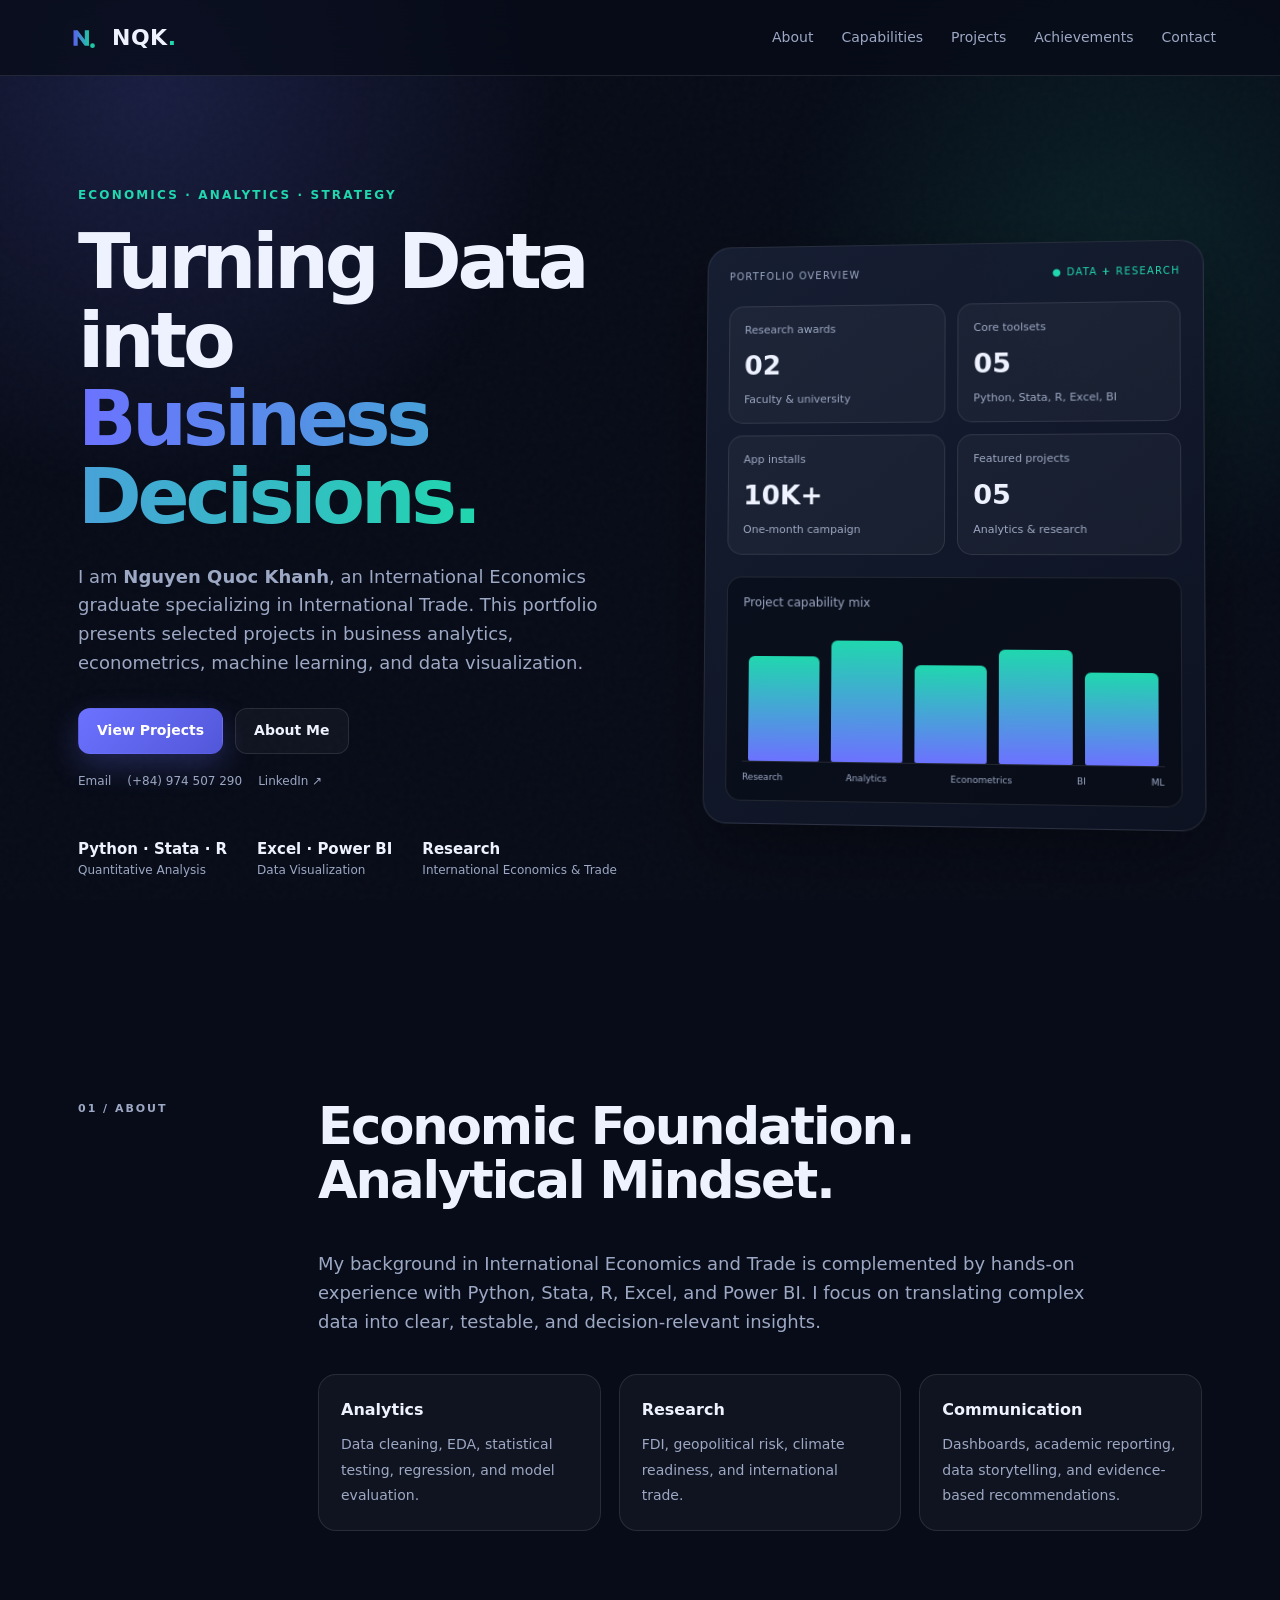
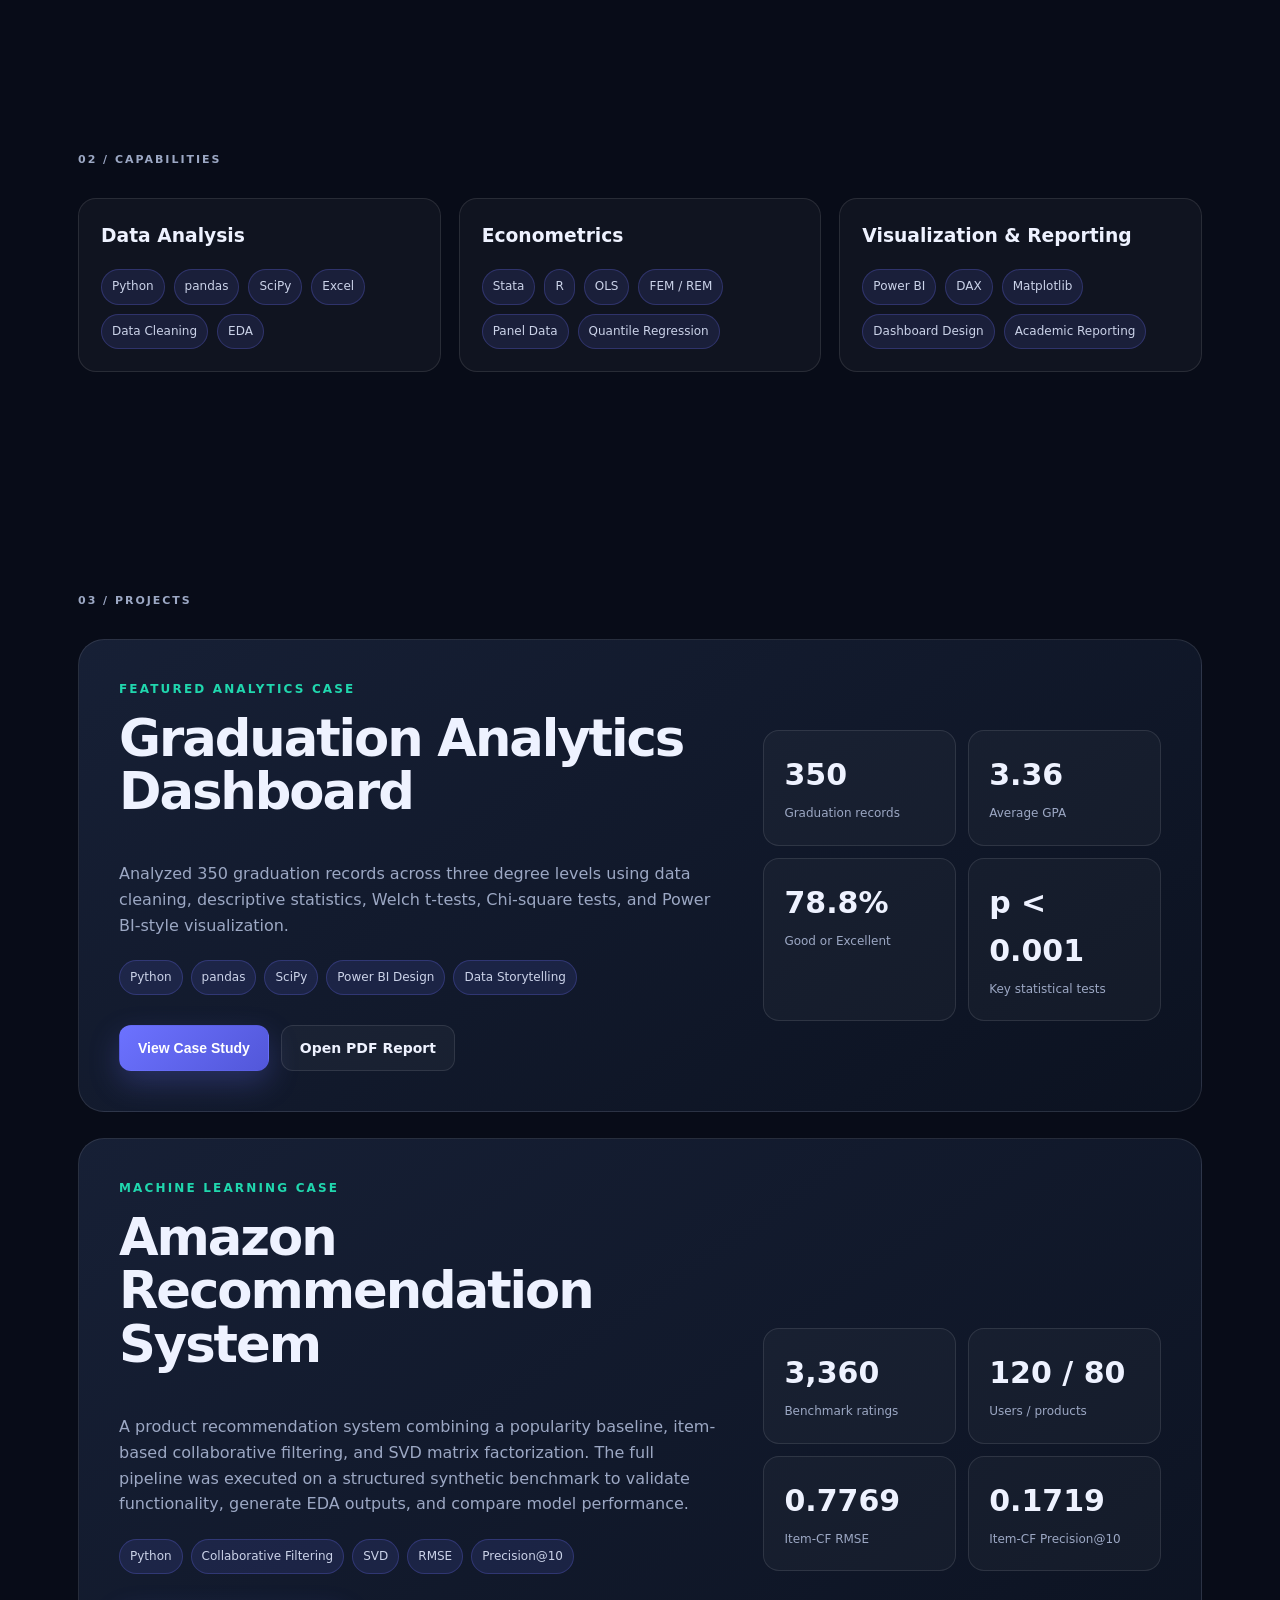
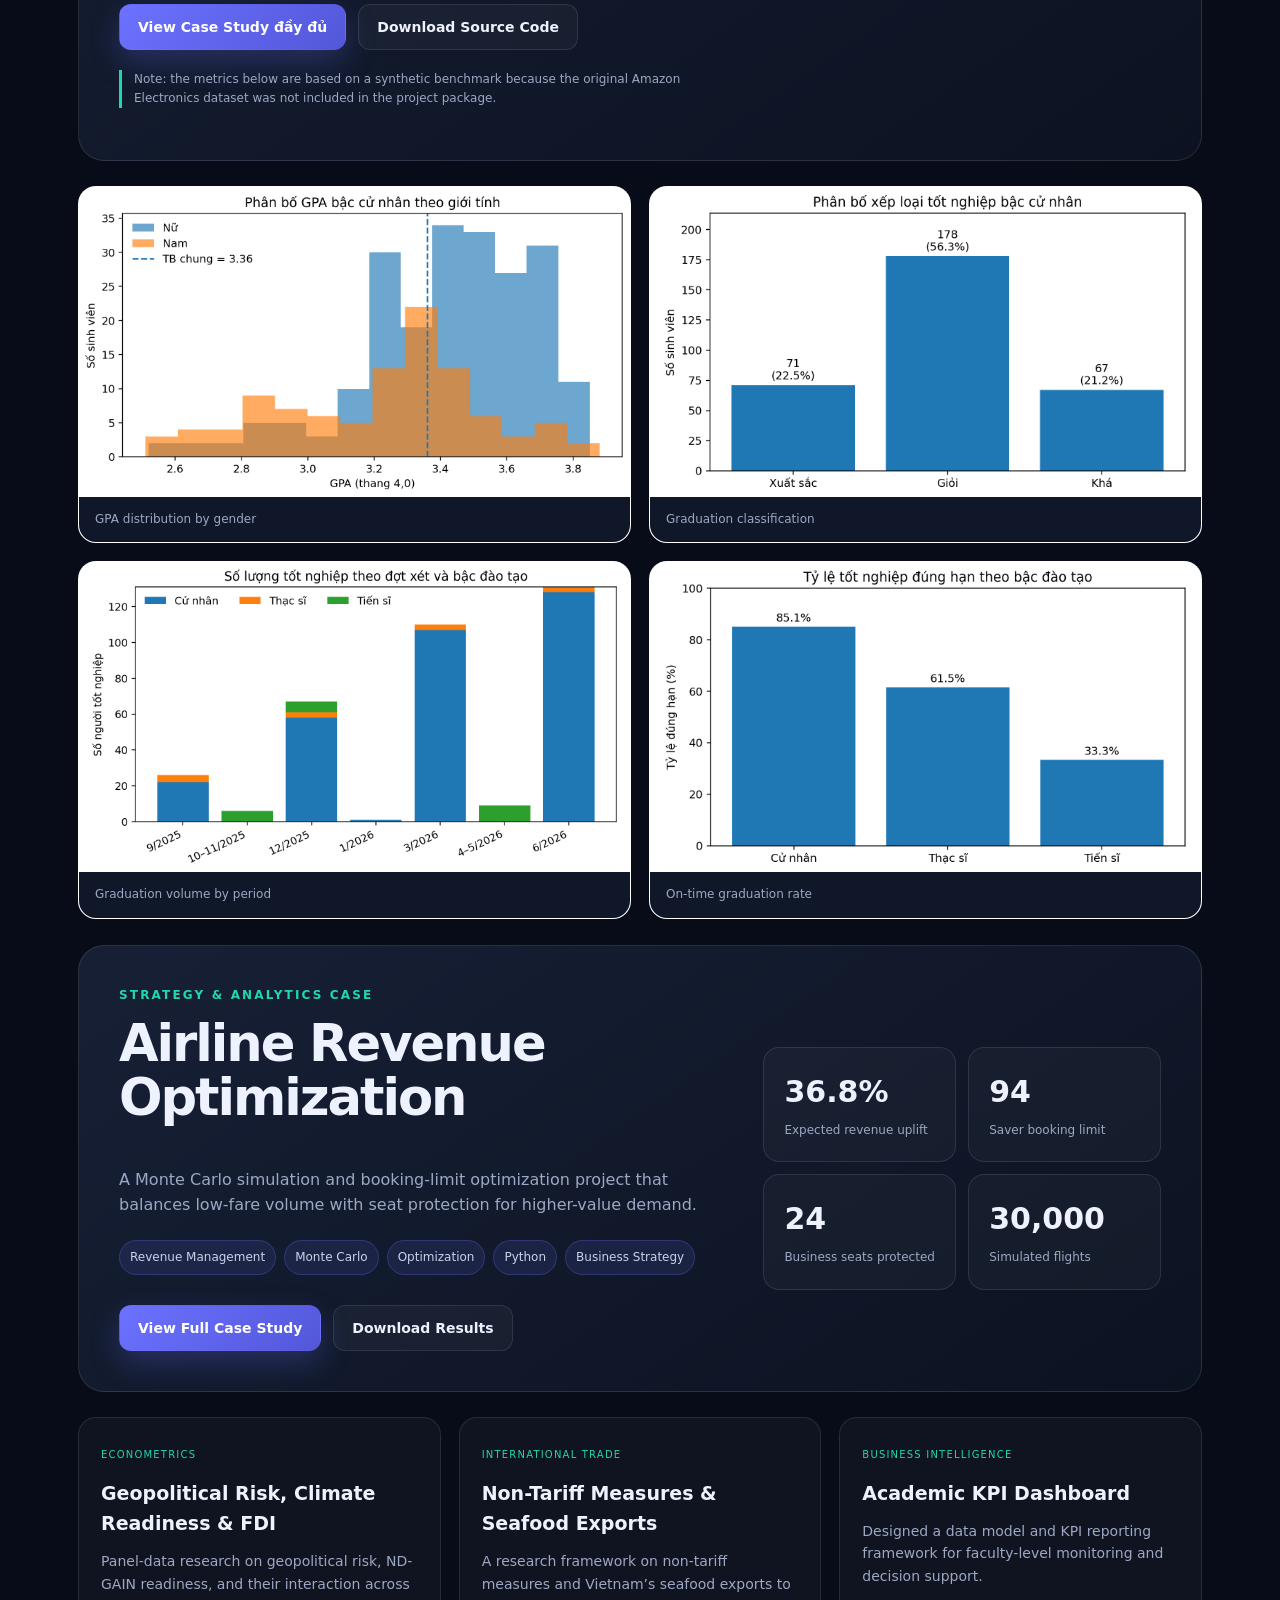
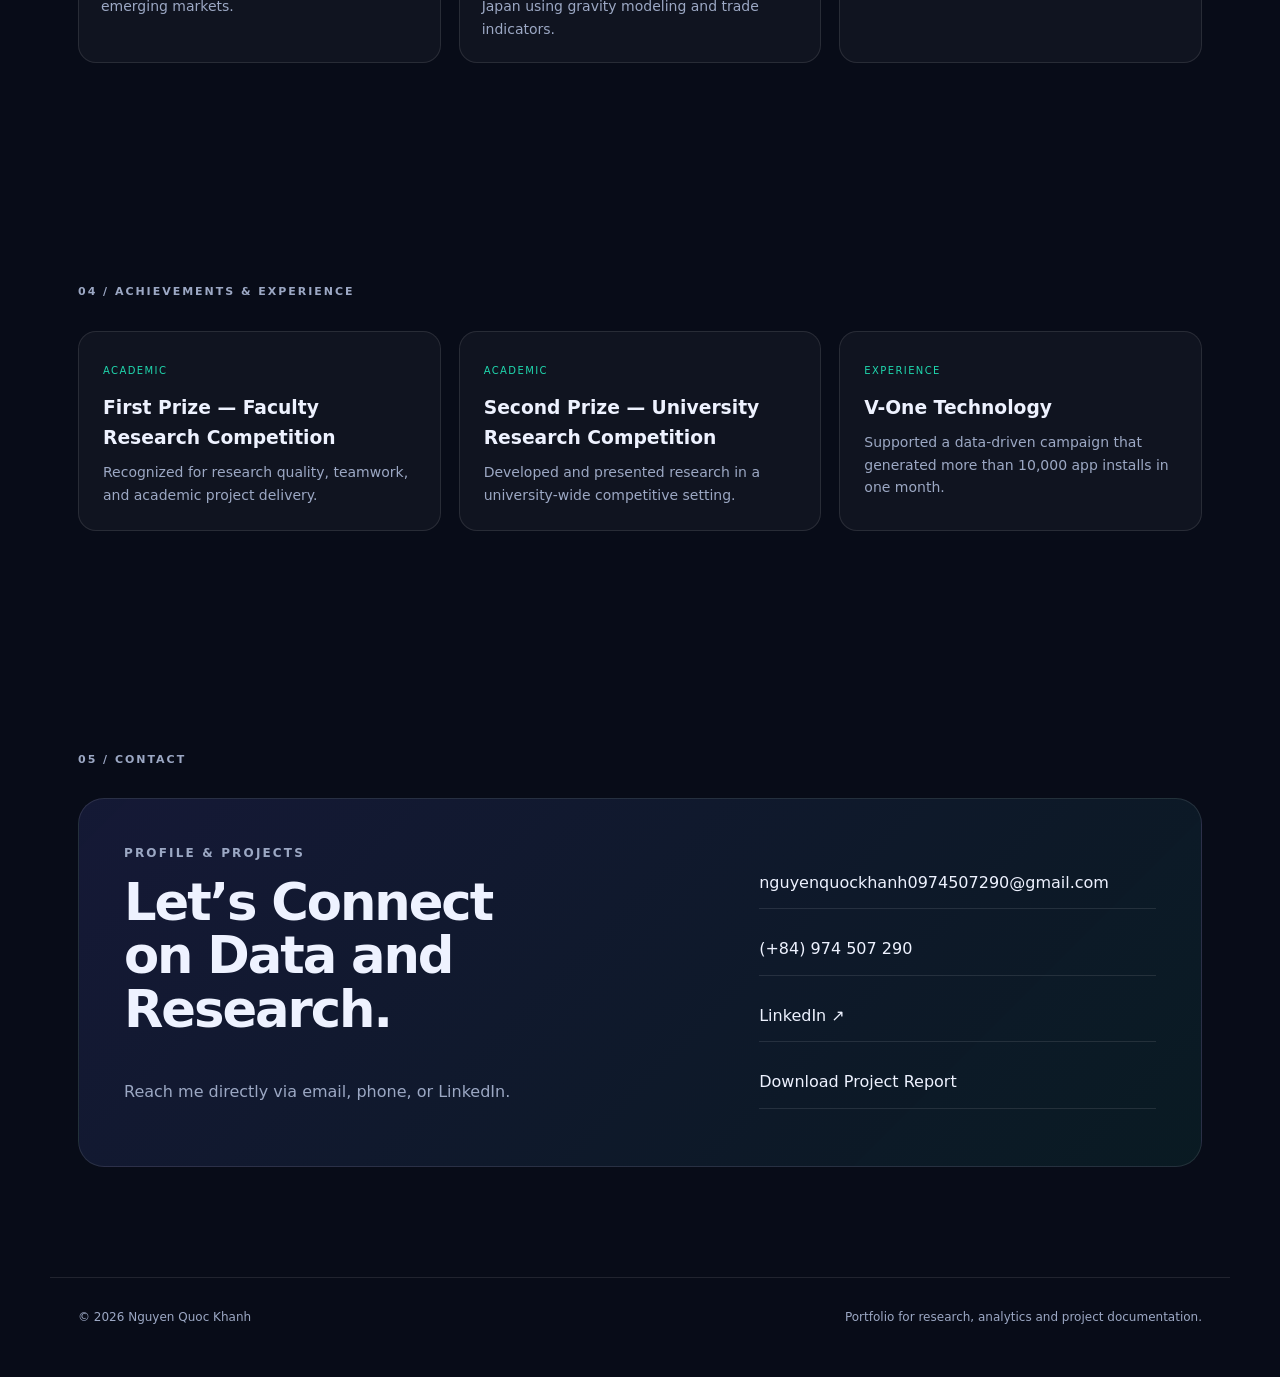
<file: index.html>
<!doctype html>
<html lang="en">
<head>
  <meta charset="utf-8">
  <meta name="viewport" content="width=device-width, initial-scale=1">
  <meta name="description" content="Portfolio of Nguyen Quoc Khanh — economics, analytics, machine learning, and business intelligence.">
  <title>Nguyen Quoc Khanh | Portfolio</title>
  <link rel="icon" href="assets/logo.svg" type="image/svg+xml">
  <link rel="stylesheet" href="style.css">
</head>
<body>
  <div class="noise"></div>
  <header class="topbar">
    <a class="brand" href="#home"><img src="assets/logo.svg" alt=""><span>NQK<span class="dot">.</span></span></a>
    <button class="menu-btn" aria-label="Open menu" aria-expanded="false">☰</button>
    <nav class="nav">
      <a href="#about">About</a><a href="#skills">Capabilities</a><a href="#projects">Projects</a>
      <a href="#achievements">Achievements</a><a href="#contact">Contact</a>
    </nav>
  </header>

  <main>
    <section class="hero section" id="home">
      <div class="hero-copy reveal">
        <p class="eyebrow">ECONOMICS · ANALYTICS · STRATEGY</p>
        <h1>Turning Data into<br><span>Business Decisions.</span></h1>
        <p class="lead">I am <strong>Nguyen Quoc Khanh</strong>, an International Economics graduate specializing in International Trade. This portfolio presents selected projects in business analytics, econometrics, machine learning, and data visualization.</p>
        <div class="hero-actions">
          <a class="btn primary" href="#projects">View Projects</a>
          <a class="btn ghost" href="#about">About Me</a>
        </div>
        <div class="hero-contact">
          <a href="mailto:nguyenquockhanh0974507290@gmail.com">Email</a>
          <a href="tel:+84974507290">(+84) 974 507 290</a>
          <a href="https://www.linkedin.com/in/quoc-khanh-nguyen-9bb253358" target="_blank" rel="noopener">LinkedIn ↗</a>
        </div>
        <div class="mini-stats">
          <div><b>Python · Stata · R</b><span>Quantitative Analysis</span></div>
          <div><b>Excel · Power BI</b><span>Data Visualization</span></div>
          <div><b>Research</b><span>International Economics & Trade</span></div>
        </div>
      </div>
      <div class="hero-visual reveal">
        <div class="dashboard-card">
          <div class="dash-top"><span>PORTFOLIO OVERVIEW</span><span class="live">● DATA + RESEARCH</span></div>
          <div class="kpi-grid">
            <div class="kpi"><span>Research awards</span><b>02</b><small>Faculty & university</small></div>
            <div class="kpi"><span>Core toolsets</span><b>05</b><small>Python, Stata, R, Excel, BI</small></div>
            <div class="kpi"><span>App installs</span><b>10K+</b><small>One-month campaign</small></div>
            <div class="kpi"><span>Featured projects</span><b>05</b><small>Analytics & research</small></div>
          </div>
          <div class="mock-chart">
            <div class="chart-title">Project capability mix</div>
            <div class="bars"><i style="--h:78%"></i><i style="--h:90%"></i><i style="--h:72%"></i><i style="--h:84%"></i><i style="--h:68%"></i></div>
            <div class="axis"><span>Research</span><span>Analytics</span><span>Econometrics</span><span>BI</span><span>ML</span></div>
          </div>
        </div>
      </div>
    </section>

    <section class="section split" id="about">
      <div class="section-label">01 / ABOUT</div>
      <div class="about-content reveal">
        <h2>Economic Foundation.<br>Analytical Mindset.</h2>
        <p>My background in International Economics and Trade is complemented by hands-on experience with Python, Stata, R, Excel, and Power BI. I focus on translating complex data into clear, testable, and decision-relevant insights.</p>
        <div class="about-grid">
          <article><b>Analytics</b><span>Data cleaning, EDA, statistical testing, regression, and model evaluation.</span></article>
          <article><b>Research</b><span>FDI, geopolitical risk, climate readiness, and international trade.</span></article>
          <article><b>Communication</b><span>Dashboards, academic reporting, data storytelling, and evidence-based recommendations.</span></article>
        </div>
      </div>
    </section>

    <section class="section" id="skills">
      <div class="section-label">02 / CAPABILITIES</div>
      <div class="skills-grid reveal">
        <div class="skill-panel"><h3>Data Analysis</h3><div class="chips"><span>Python</span><span>pandas</span><span>SciPy</span><span>Excel</span><span>Data Cleaning</span><span>EDA</span></div></div>
        <div class="skill-panel"><h3>Econometrics</h3><div class="chips"><span>Stata</span><span>R</span><span>OLS</span><span>FEM / REM</span><span>Panel Data</span><span>Quantile Regression</span></div></div>
        <div class="skill-panel"><h3>Visualization & Reporting</h3><div class="chips"><span>Power BI</span><span>DAX</span><span>Matplotlib</span><span>Dashboard Design</span><span>Academic Reporting</span></div></div>
      </div>
    </section>

    <section class="section projects" id="projects">
      <div class="section-label">03 / PROJECTS</div>

      <article class="featured-project reveal">
        <div class="project-intro">
          <p class="eyebrow">FEATURED ANALYTICS CASE</p>
          <h2>Graduation Analytics Dashboard</h2>
          <p>Analyzed 350 graduation records across three degree levels using data cleaning, descriptive statistics, Welch t-tests, Chi-square tests, and Power BI-style visualization.</p>
          <div class="project-tags"><span>Python</span><span>pandas</span><span>SciPy</span><span>Power BI Design</span><span>Data Storytelling</span></div>
          <div class="project-actions"><button class="btn primary" data-open-modal="graduationModal">View Case Study</button><a class="btn ghost" href="downloads/graduation_analytics_report.pdf" target="_blank">Open PDF Report</a></div>
        </div>
        <div class="project-metrics">
          <div><b>350</b><span>Graduation records</span></div><div><b>3.36</b><span>Average GPA</span></div>
          <div><b>78.8%</b><span>Good or Excellent</span></div><div><b>p &lt; 0.001</b><span>Key statistical tests</span></div>
        </div>
      </article>

      
      <article class="featured-project reveal amazon-card">
        <div class="project-intro">
          <p class="eyebrow">MACHINE LEARNING CASE</p>
          <h2>Amazon Recommendation System</h2>
          <p>
            A product recommendation system combining a popularity baseline, item-based collaborative filtering, and SVD matrix factorization. The full pipeline was executed on a structured synthetic benchmark to validate functionality, generate EDA outputs, and compare model performance.
          </p>
          <div class="project-tags"><span>Python</span><span>Collaborative Filtering</span><span>SVD</span><span>RMSE</span><span>Precision@10</span></div>
          <div class="project-actions">
            <a class="btn primary" href="amazon-recommendation-system.html">View Case Study đầy đủ</a>
            <a class="btn ghost" href="downloads/amazon_recommendation_system_source.zip" download>Download Source Code</a>
          </div>
          <p class="data-note">Note: the metrics below are based on a synthetic benchmark because the original Amazon Electronics dataset was not included in the project package.</p>
        </div>
        <div class="project-metrics amazon-metrics">
          <div><b>3,360</b><span>Benchmark ratings</span></div>
          <div><b>120 / 80</b><span>Users / products</span></div>
          <div><b>0.7769</b><span>Item-CF RMSE</span></div>
          <div><b>0.1719</b><span>Item-CF Precision@10</span></div>
        </div>
      </article>

      <div class="gallery reveal">
        <figure><img src="assets/projects/graduation-analytics/figure_1_gpa_hist.png" alt="Phân bố GPA" loading="lazy"><figcaption>GPA distribution by gender</figcaption></figure>
        <figure><img src="assets/projects/graduation-analytics/figure_2_classification.png" alt="Xếp loại tốt nghiệp" loading="lazy"><figcaption>Graduation classification</figcaption></figure>
        <figure><img src="assets/projects/graduation-analytics/figure_3_batches.png" alt="Số lượng tốt nghiệp theo đợt" loading="lazy"><figcaption>Graduation volume by period</figcaption></figure>
        <figure><img src="assets/projects/graduation-analytics/figure_4_ontime.png" alt="Tỷ lệ đúng hạn" loading="lazy"><figcaption>On-time graduation rate</figcaption></figure>
      </div>

      
      <article class="featured-project reveal airline-card">
        <div class="project-intro">
          <p class="eyebrow">STRATEGY & ANALYTICS CASE</p>
          <h2>Airline Revenue Optimization</h2>
          <p>
            A Monte Carlo simulation and booking-limit optimization project that balances
            low-fare volume with seat protection for higher-value demand.
          </p>
          <div class="project-tags"><span>Revenue Management</span><span>Monte Carlo</span><span>Optimization</span><span>Python</span><span>Business Strategy</span></div>
          <div class="project-actions">
            <a class="btn primary" href="airline-revenue-optimization.html">View Full Case Study</a>
            <a class="btn ghost" href="downloads/airline_revenue_optimization_results.csv">Download Results</a>
          </div>
        </div>
        <div class="project-metrics">
          <div><b>36.8%</b><span>Expected revenue uplift</span></div>
          <div><b>94</b><span>Saver booking limit</span></div>
          <div><b>24</b><span>Business seats protected</span></div>
          <div><b>30,000</b><span>Simulated flights</span></div>
        </div>
      </article>

      <div class="other-projects reveal">
        <article><span>ECONOMETRICS</span><h3>Geopolitical Risk, Climate Readiness & FDI</h3><p>Panel-data research on geopolitical risk, ND-GAIN readiness, and their interaction across emerging markets.</p></article>
        <article><span>INTERNATIONAL TRADE</span><h3>Non-Tariff Measures & Seafood Exports</h3><p>A research framework on non-tariff measures and Vietnam’s seafood exports to Japan using gravity modeling and trade indicators.</p></article>
        <article><span>BUSINESS INTELLIGENCE</span><h3>Academic KPI Dashboard</h3><p>Designed a data model and KPI reporting framework for faculty-level monitoring and decision support.</p></article>
      </div>
    </section>

    <section class="section" id="achievements">
      <div class="section-label">04 / ACHIEVEMENTS & EXPERIENCE</div>
      <div class="timeline reveal">
        <article><span>ACADEMIC</span><h3>First Prize — Faculty Research Competition</h3><p>Recognized for research quality, teamwork, and academic project delivery.</p></article>
        <article><span>ACADEMIC</span><h3>Second Prize — University Research Competition</h3><p>Developed and presented research in a university-wide competitive setting.</p></article>
        <article><span>EXPERIENCE</span><h3>V-One Technology</h3><p>Supported a data-driven campaign that generated more than 10,000 app installs in one month.</p></article>
      </div>
    </section>

    <section class="section contact" id="contact">
      <div class="section-label">05 / CONTACT</div>
      <div class="contact-card reveal">
        <div><p class="eyebrow">PROFILE & PROJECTS</p><h2>Let’s Connect<br>on Data and Research.</h2><p>Reach me directly via email, phone, or LinkedIn.</p></div>
        <div class="contact-links">
          <a href="mailto:nguyenquockhanh0974507290@gmail.com">nguyenquockhanh0974507290@gmail.com</a>
          <a href="tel:+84974507290">(+84) 974 507 290</a>
          <a href="https://www.linkedin.com/in/quoc-khanh-nguyen-9bb253358" target="_blank" rel="noopener">LinkedIn ↗</a>
          <a href="downloads/graduation_analytics_report.pdf" download>Download Project Report</a>
        </div>
      </div>
    </section>
  </main>

  <footer><span>© 2026 Nguyen Quoc Khanh</span><span>Portfolio for research, analytics and project documentation.</span></footer>

  <dialog id="graduationModal">
    <button class="modal-close" aria-label="Đóng">×</button>
    <div class="modal-body"><p class="eyebrow">CASE STUDY</p><h2>Graduation Analytics Dashboard</h2>
      <div class="case-grid">
        <section><h3>Problem</h3><p>Standardized graduation data and translated it into insights on academic outcomes and completion patterns.</p></section>
        <section><h3>Workflow</h3><p>Excel → Cleaning → EDA → Statistical tests → Visualization → Recommendations.</p></section>
        <section><h3>Findings</h3><ul><li>Average GPA: 3,36/4,0.</li><li>78,8% đạt Good or Excellent.</li><li>March and June 2026 accounted for 68.8% of all graduations.</li><li>Key differences were statistically significant.</li></ul></section>
        <section><h3>Files</h3><div class="download-list"><a href="downloads/graduation_analytics_report.pdf" target="_blank">PDF report ↗</a><a href="downloads/graduation_analytics_report.docx">Word report ↓</a><a href="downloads/graduation_analytics_python_code.py">Python code ↓</a></div></section>
      </div>
      <img class="modal-chart" src="assets/projects/graduation-analytics/figure_5_gender_class.png" alt="Graduation classification by gender">
    </div>
  </dialog>

  
  <dialog id="amazonModal">
    <button class="modal-close" aria-label="Đóng">×</button>
    <div class="modal-body">
      <p class="eyebrow">AMAZON RECOMMENDATION SYSTEM</p>
      <h2>Full case study available</h2>
      <p class="modal-lead">
        The dedicated project page covers the objective, data, EDA, methodology, model results, interpretation, and implementation recommendations.
      </p>
      <div class="project-actions">
        <a class="btn primary" href="amazon-recommendation-system.html">Open Full Case Study</a>
        <a class="btn ghost" href="downloads/amazon_recommendation_system_source.zip" download>Download Source Code</a>
      </div>
    </div>
  </dialog>

  <script src="script.js"></script>
</body>
</html>
</file>
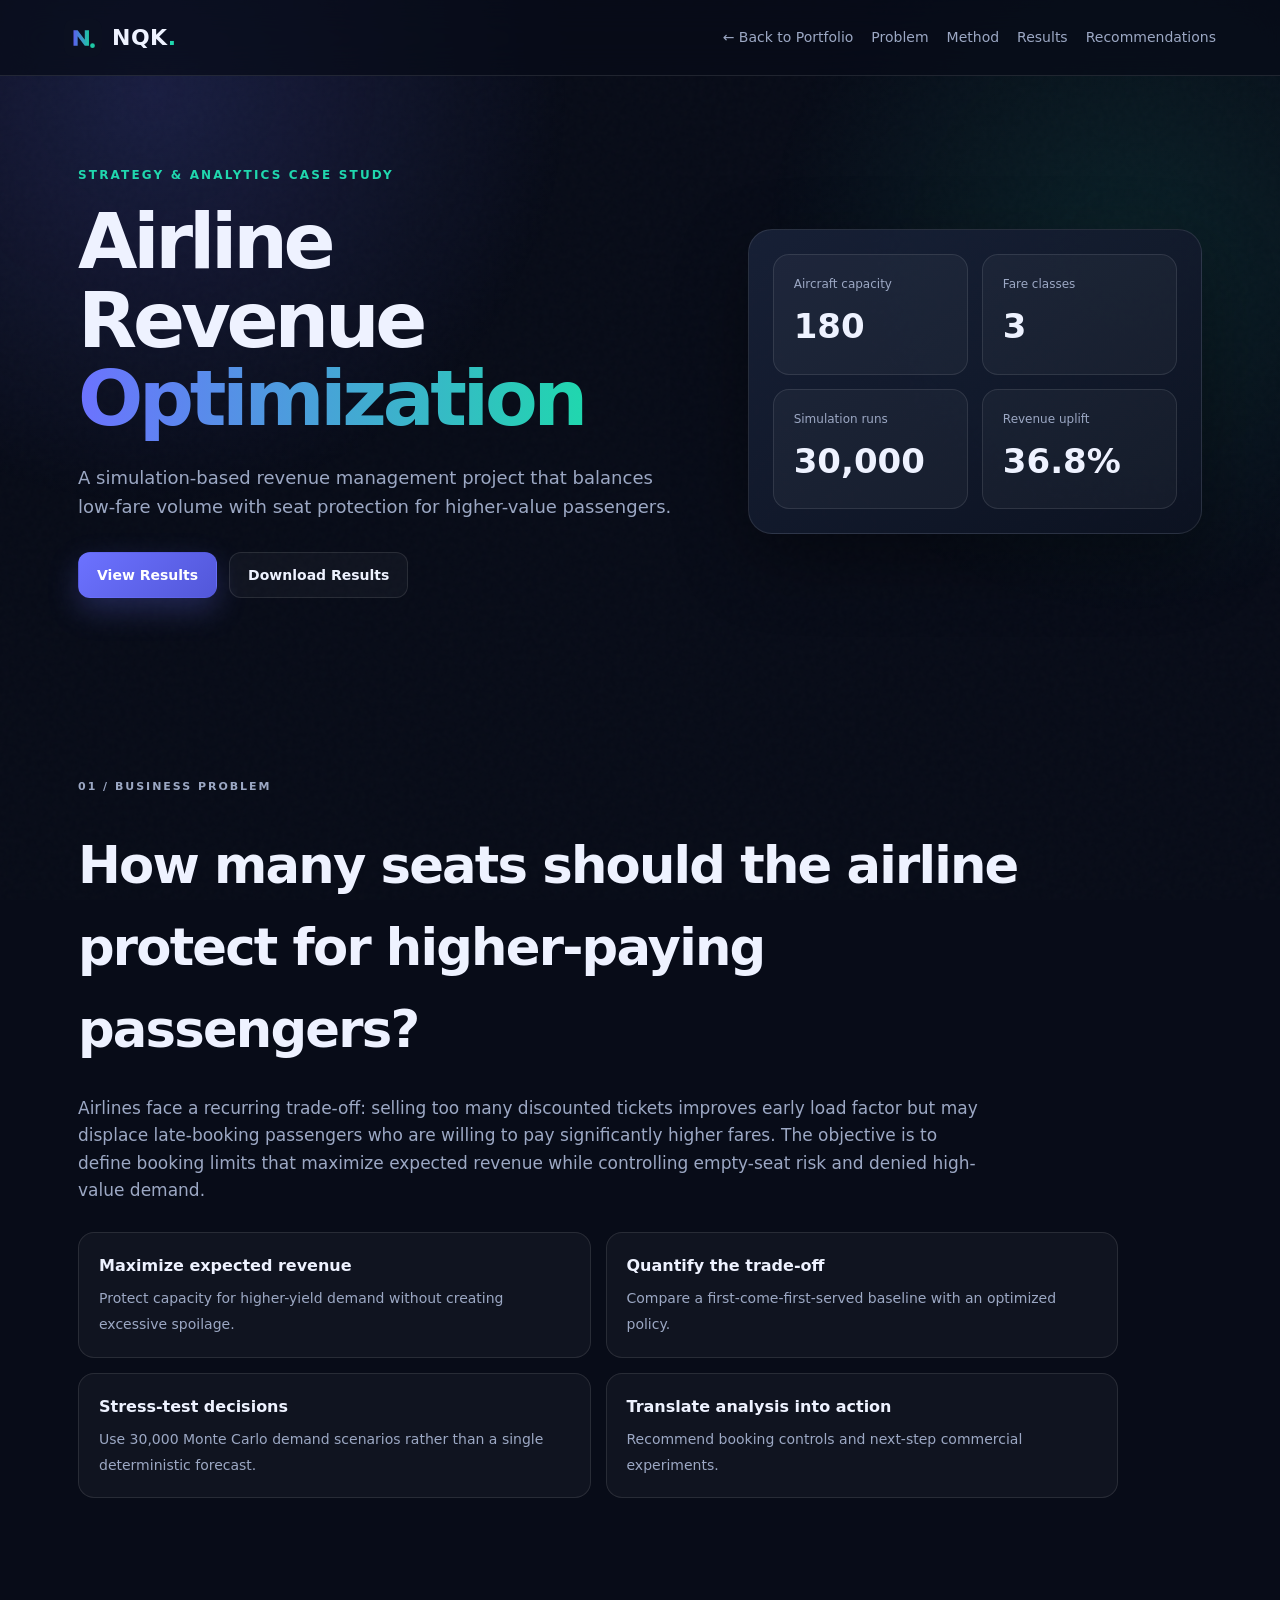
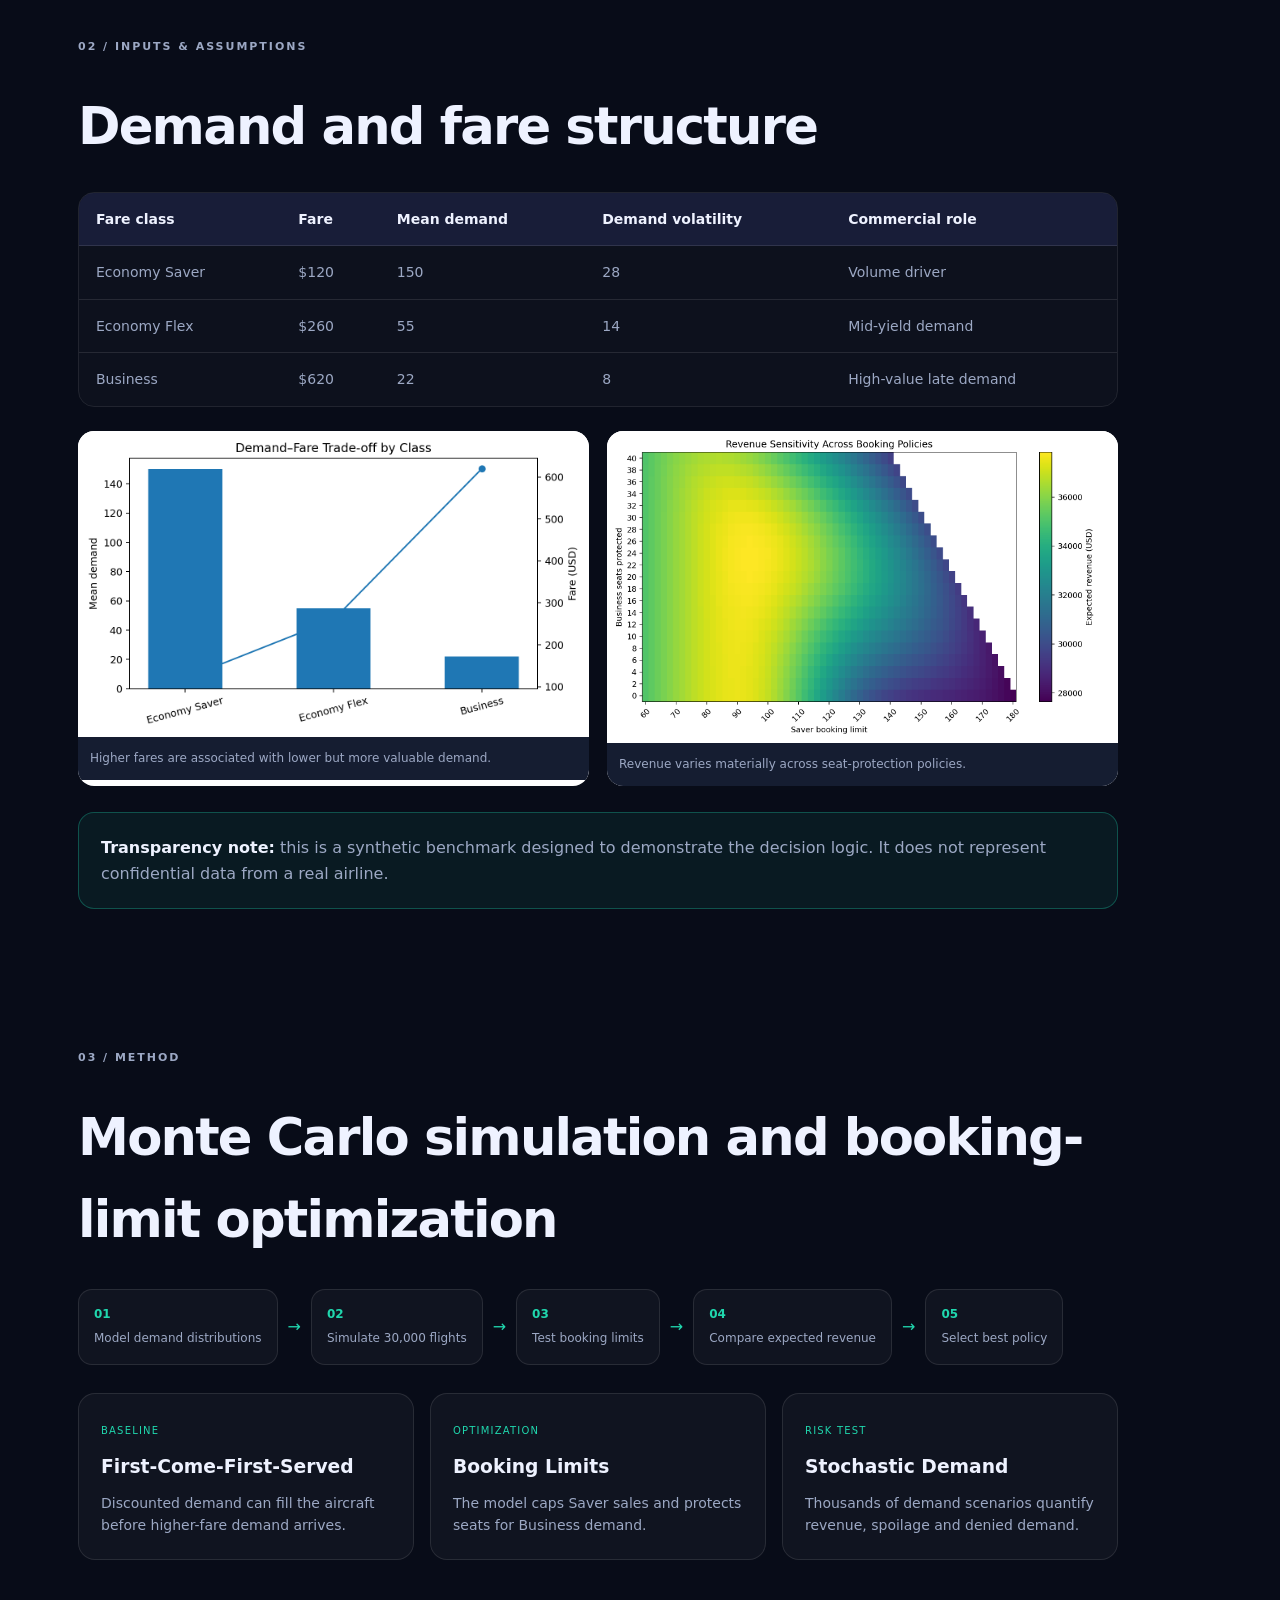
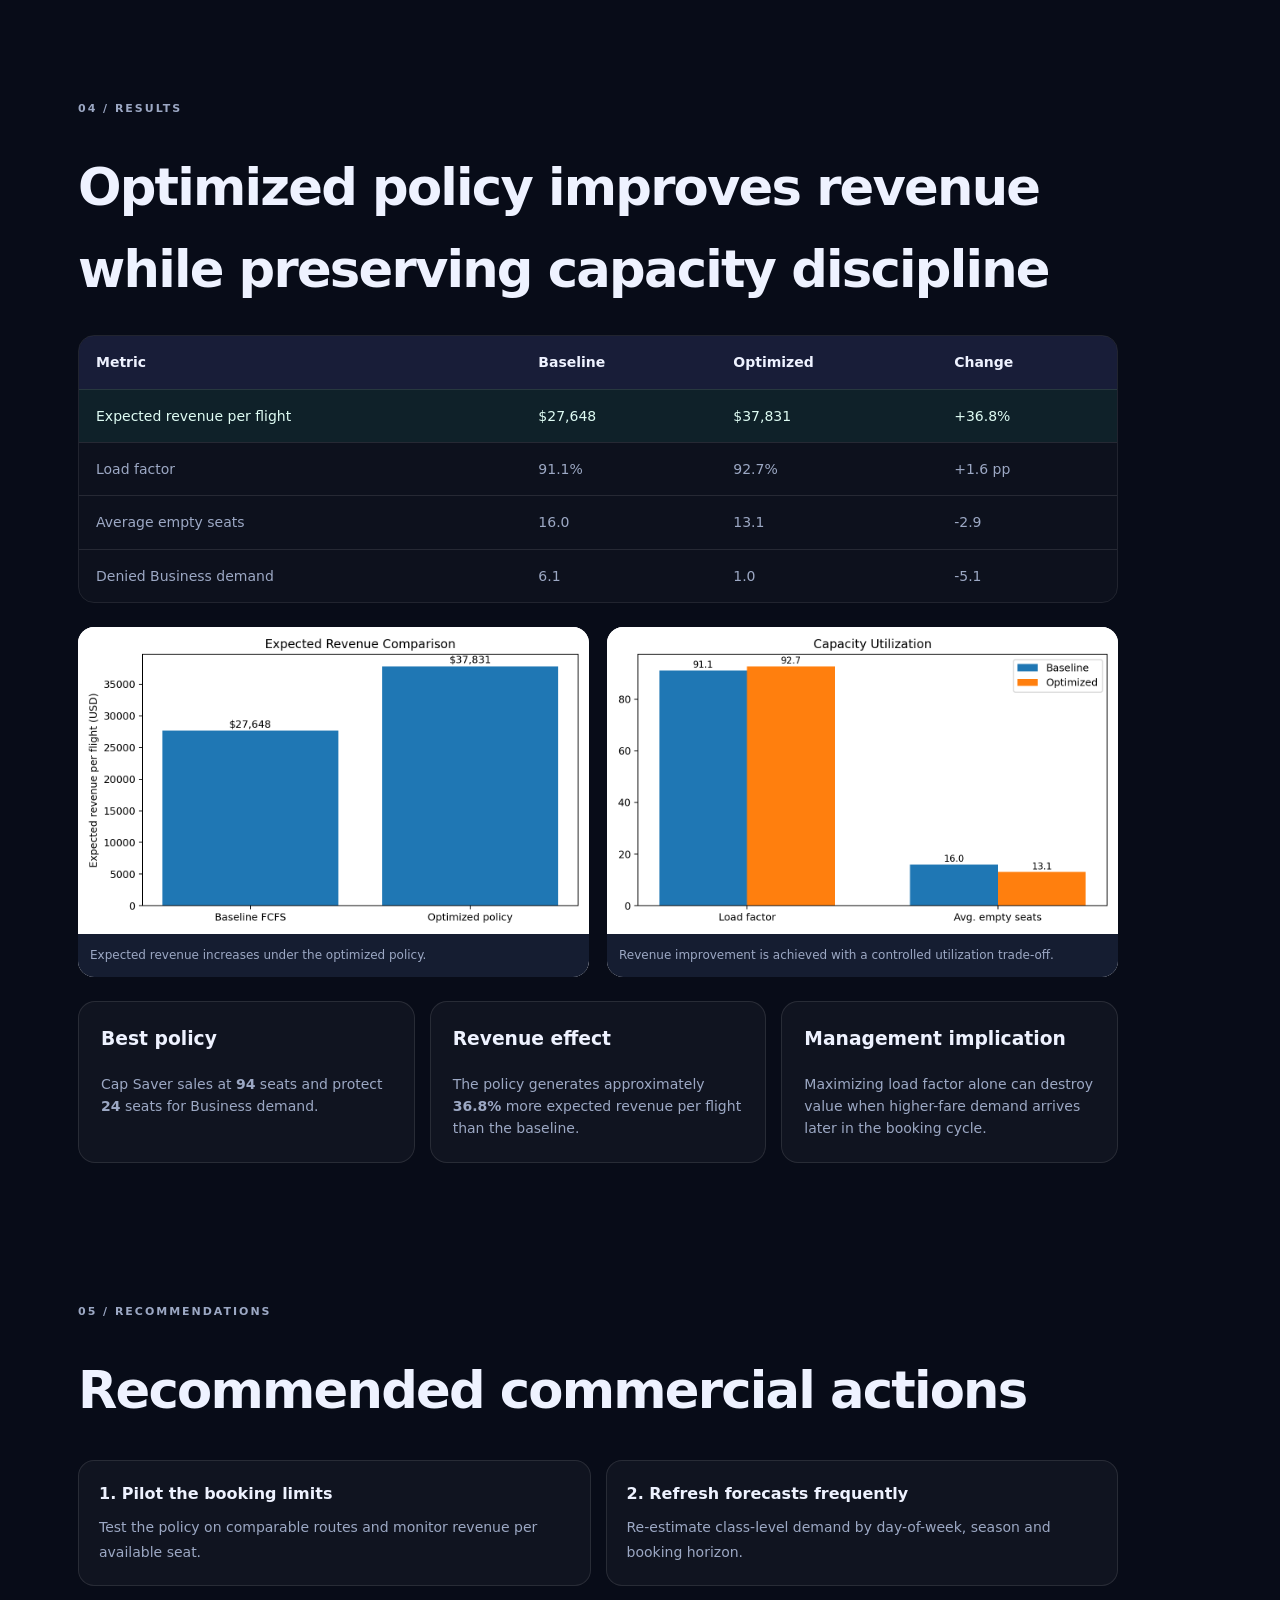
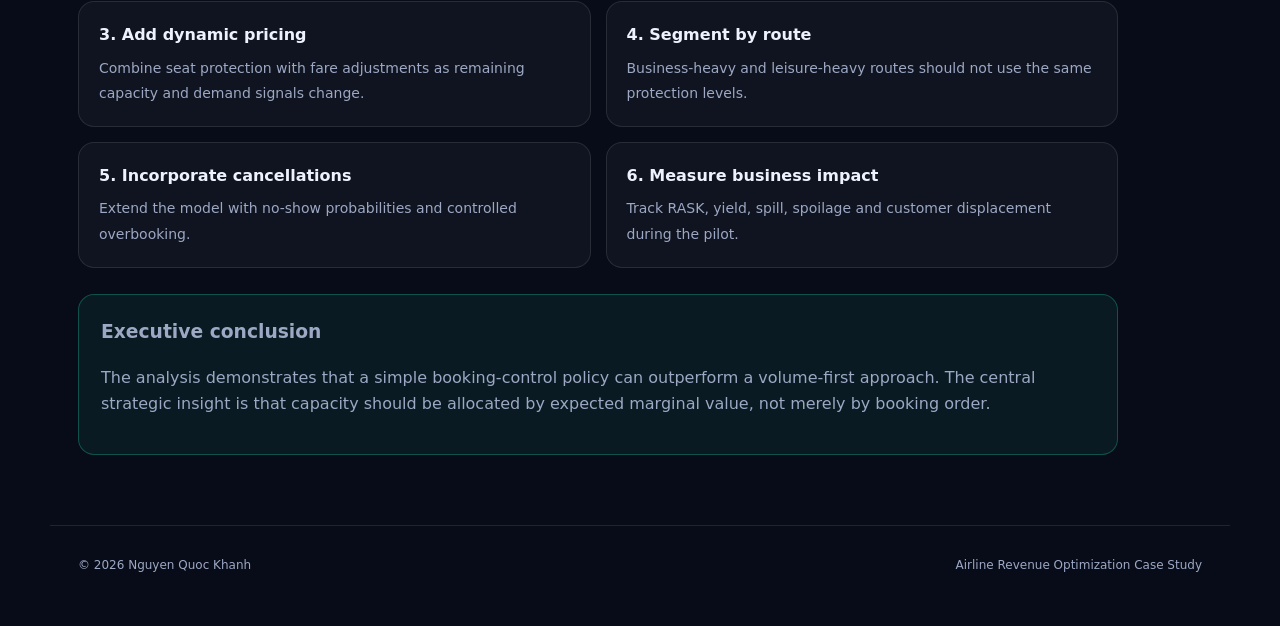
<file: airline-revenue-optimization.html>
<!doctype html>
<html lang="en">
<head>
  <meta charset="utf-8">
  <meta name="viewport" content="width=device-width, initial-scale=1">
  <title>Airline Revenue Optimization | Nguyen Quoc Khanh</title>
  <link rel="icon" href="assets/logo.svg" type="image/svg+xml">
  <link rel="stylesheet" href="style.css">
</head>
<body>
  <div class="noise"></div>
  <header class="topbar">
    <a class="brand" href="index.html"><img src="assets/logo.svg" alt=""><span>NQK<span class="dot">.</span></span></a>
    <nav class="nav case-nav">
      <a href="index.html#projects">← Back to Portfolio</a>
      <a href="#problem">Problem</a>
      <a href="#method">Method</a>
      <a href="#results">Results</a>
      <a href="#recommendations">Recommendations</a>
    </nav>
  </header>

  <main class="case-page">
    <section class="case-hero section">
      <div>
        <p class="eyebrow">STRATEGY & ANALYTICS CASE STUDY</p>
        <h1>Airline Revenue<br><span>Optimization</span></h1>
        <p class="lead">
          A simulation-based revenue management project that balances low-fare volume
          with seat protection for higher-value passengers.
        </p>
        <div class="hero-actions">
          <a class="btn primary" href="#results">View Results</a>
          <a class="btn ghost" href="downloads/airline_revenue_optimization_results.csv">Download Results</a>
        </div>
      </div>
      <div class="case-summary-card">
        <div><span>Aircraft capacity</span><b>180</b></div>
        <div><span>Fare classes</span><b>3</b></div>
        <div><span>Simulation runs</span><b>30,000</b></div>
        <div><span>Revenue uplift</span><b>36.8%</b></div>
      </div>
    </section>

    <section class="section case-section" id="problem">
      <div class="section-label">01 / BUSINESS PROBLEM</div>
      <div class="case-copy">
        <h2>How many seats should the airline protect for higher-paying passengers?</h2>
        <p>
          Airlines face a recurring trade-off: selling too many discounted tickets improves early load factor
          but may displace late-booking passengers who are willing to pay significantly higher fares.
          The objective is to define booking limits that maximize expected revenue while controlling
          empty-seat risk and denied high-value demand.
        </p>
        <div class="objective-grid">
          <article><b>Maximize expected revenue</b><span>Protect capacity for higher-yield demand without creating excessive spoilage.</span></article>
          <article><b>Quantify the trade-off</b><span>Compare a first-come-first-served baseline with an optimized policy.</span></article>
          <article><b>Stress-test decisions</b><span>Use 30,000 Monte Carlo demand scenarios rather than a single deterministic forecast.</span></article>
          <article><b>Translate analysis into action</b><span>Recommend booking controls and next-step commercial experiments.</span></article>
        </div>
      </div>
    </section>

    <section class="section case-section" id="data">
      <div class="section-label">02 / INPUTS & ASSUMPTIONS</div>
      <div class="case-copy">
        <h2>Demand and fare structure</h2>
        <div class="data-table-wrap">
          <table class="case-table">
            <thead><tr><th>Fare class</th><th>Fare</th><th>Mean demand</th><th>Demand volatility</th><th>Commercial role</th></tr></thead>
            <tbody>
              <tr><td>Economy Saver</td><td>$120</td><td>150</td><td>28</td><td>Volume driver</td></tr>
              <tr><td>Economy Flex</td><td>$260</td><td>55</td><td>14</td><td>Mid-yield demand</td></tr>
              <tr><td>Business</td><td>$620</td><td>22</td><td>8</td><td>High-value late demand</td></tr>
            </tbody>
          </table>
        </div>
        <div class="comparison-gallery">
          <figure><img src="assets/projects/airline-revenue-optimization/demand_fare_tradeoff.png" alt="Demand fare trade-off"><figcaption>Higher fares are associated with lower but more valuable demand.</figcaption></figure>
          <figure><img src="assets/projects/airline-revenue-optimization/policy_heatmap.png" alt="Revenue heatmap"><figcaption>Revenue varies materially across seat-protection policies.</figcaption></figure>
        </div>
        <div class="scope-note">
          <strong>Transparency note:</strong> this is a synthetic benchmark designed to demonstrate the decision logic.
          It does not represent confidential data from a real airline.
        </div>
      </div>
    </section>

    <section class="section case-section" id="method">
      <div class="section-label">03 / METHOD</div>
      <div class="case-copy">
        <h2>Monte Carlo simulation and booking-limit optimization</h2>
        <div class="method-flow">
          <div><b>01</b><span>Model demand distributions</span></div><i>→</i>
          <div><b>02</b><span>Simulate 30,000 flights</span></div><i>→</i>
          <div><b>03</b><span>Test booking limits</span></div><i>→</i>
          <div><b>04</b><span>Compare expected revenue</span></div><i>→</i>
          <div><b>05</b><span>Select best policy</span></div>
        </div>
        <div class="method-cards">
          <article><span>BASELINE</span><h3>First-Come-First-Served</h3><p>Discounted demand can fill the aircraft before higher-fare demand arrives.</p></article>
          <article><span>OPTIMIZATION</span><h3>Booking Limits</h3><p>The model caps Saver sales and protects seats for Business demand.</p></article>
          <article><span>RISK TEST</span><h3>Stochastic Demand</h3><p>Thousands of demand scenarios quantify revenue, spoilage and denied demand.</p></article>
        </div>
      </div>
    </section>

    <section class="section case-section" id="results">
      <div class="section-label">04 / RESULTS</div>
      <div class="case-copy">
        <h2>Optimized policy improves revenue while preserving capacity discipline</h2>
        <div class="data-table-wrap">
          <table class="case-table result-table">
            <thead><tr><th>Metric</th><th>Baseline</th><th>Optimized</th><th>Change</th></tr></thead>
            <tbody>
              <tr class="best-row"><td>Expected revenue per flight</td><td>$27,648</td><td>$37,831</td><td>+36.8%</td></tr>
              <tr><td>Load factor</td><td>91.1%</td><td>92.7%</td><td>+1.6 pp</td></tr>
              <tr><td>Average empty seats</td><td>16.0</td><td>13.1</td><td>-2.9</td></tr>
              <tr><td>Denied Business demand</td><td>6.1</td><td>1.0</td><td>-5.1</td></tr>
            </tbody>
          </table>
        </div>

        <div class="comparison-gallery">
          <figure><img src="assets/projects/airline-revenue-optimization/revenue_comparison.png" alt="Revenue comparison"><figcaption>Expected revenue increases under the optimized policy.</figcaption></figure>
          <figure><img src="assets/projects/airline-revenue-optimization/capacity_utilization.png" alt="Capacity utilization"><figcaption>Revenue improvement is achieved with a controlled utilization trade-off.</figcaption></figure>
        </div>

        <div class="results-analysis">
          <article><h3>Best policy</h3><p>Cap Saver sales at <strong>94</strong> seats and protect <strong>24</strong> seats for Business demand.</p></article>
          <article><h3>Revenue effect</h3><p>The policy generates approximately <strong>36.8%</strong> more expected revenue per flight than the baseline.</p></article>
          <article><h3>Management implication</h3><p>Maximizing load factor alone can destroy value when higher-fare demand arrives later in the booking cycle.</p></article>
        </div>
      </div>
    </section>

    <section class="section case-section" id="recommendations">
      <div class="section-label">05 / RECOMMENDATIONS</div>
      <div class="case-copy">
        <h2>Recommended commercial actions</h2>
        <div class="recommendation-grid">
          <article><b>1. Pilot the booking limits</b><span>Test the policy on comparable routes and monitor revenue per available seat.</span></article>
          <article><b>2. Refresh forecasts frequently</b><span>Re-estimate class-level demand by day-of-week, season and booking horizon.</span></article>
          <article><b>3. Add dynamic pricing</b><span>Combine seat protection with fare adjustments as remaining capacity and demand signals change.</span></article>
          <article><b>4. Segment by route</b><span>Business-heavy and leisure-heavy routes should not use the same protection levels.</span></article>
          <article><b>5. Incorporate cancellations</b><span>Extend the model with no-show probabilities and controlled overbooking.</span></article>
          <article><b>6. Measure business impact</b><span>Track RASK, yield, spill, spoilage and customer displacement during the pilot.</span></article>
        </div>

        <div class="conclusion-card">
          <h3>Executive conclusion</h3>
          <p>
            The analysis demonstrates that a simple booking-control policy can outperform a volume-first approach.
            The central strategic insight is that capacity should be allocated by expected marginal value, not merely by booking order.
          </p>
        </div>
      </div>
    </section>
  </main>

  <footer><span>© 2026 Nguyen Quoc Khanh</span><span>Airline Revenue Optimization Case Study</span></footer>
</body>
</html>
</file>
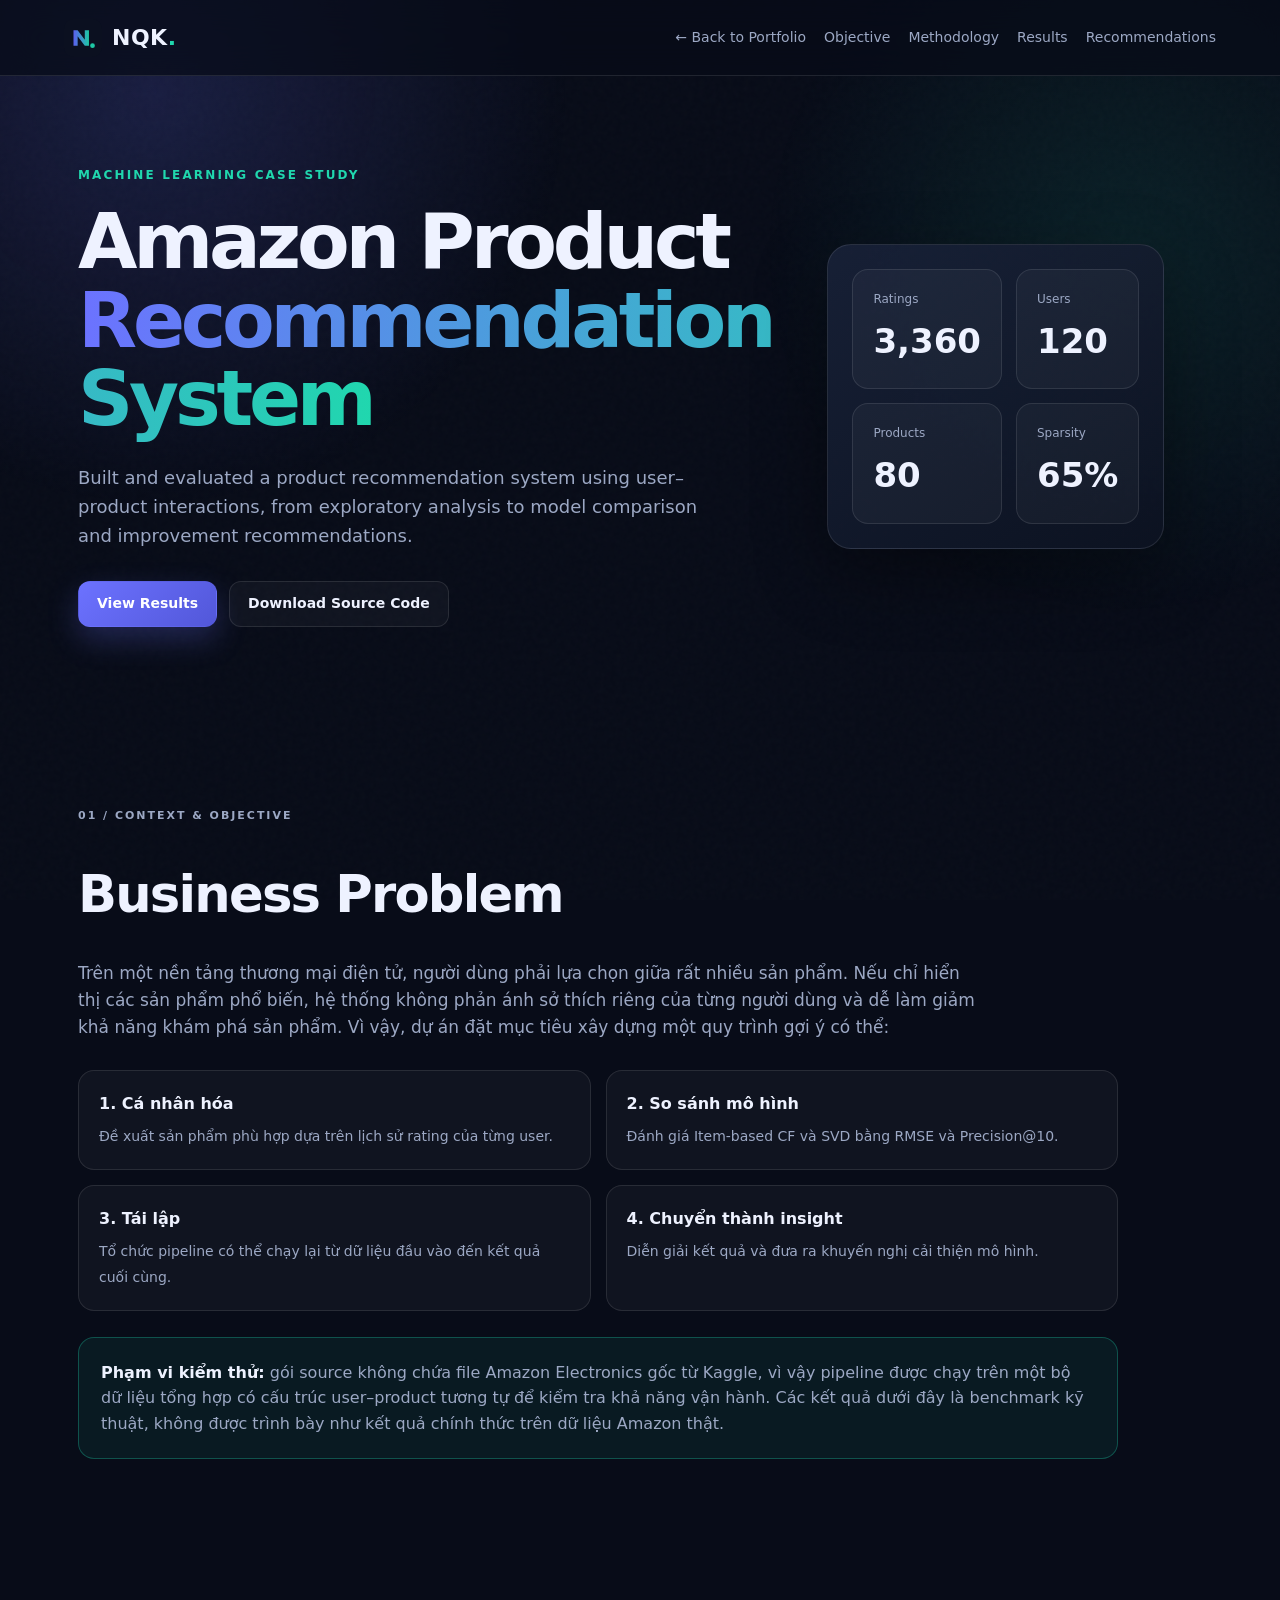
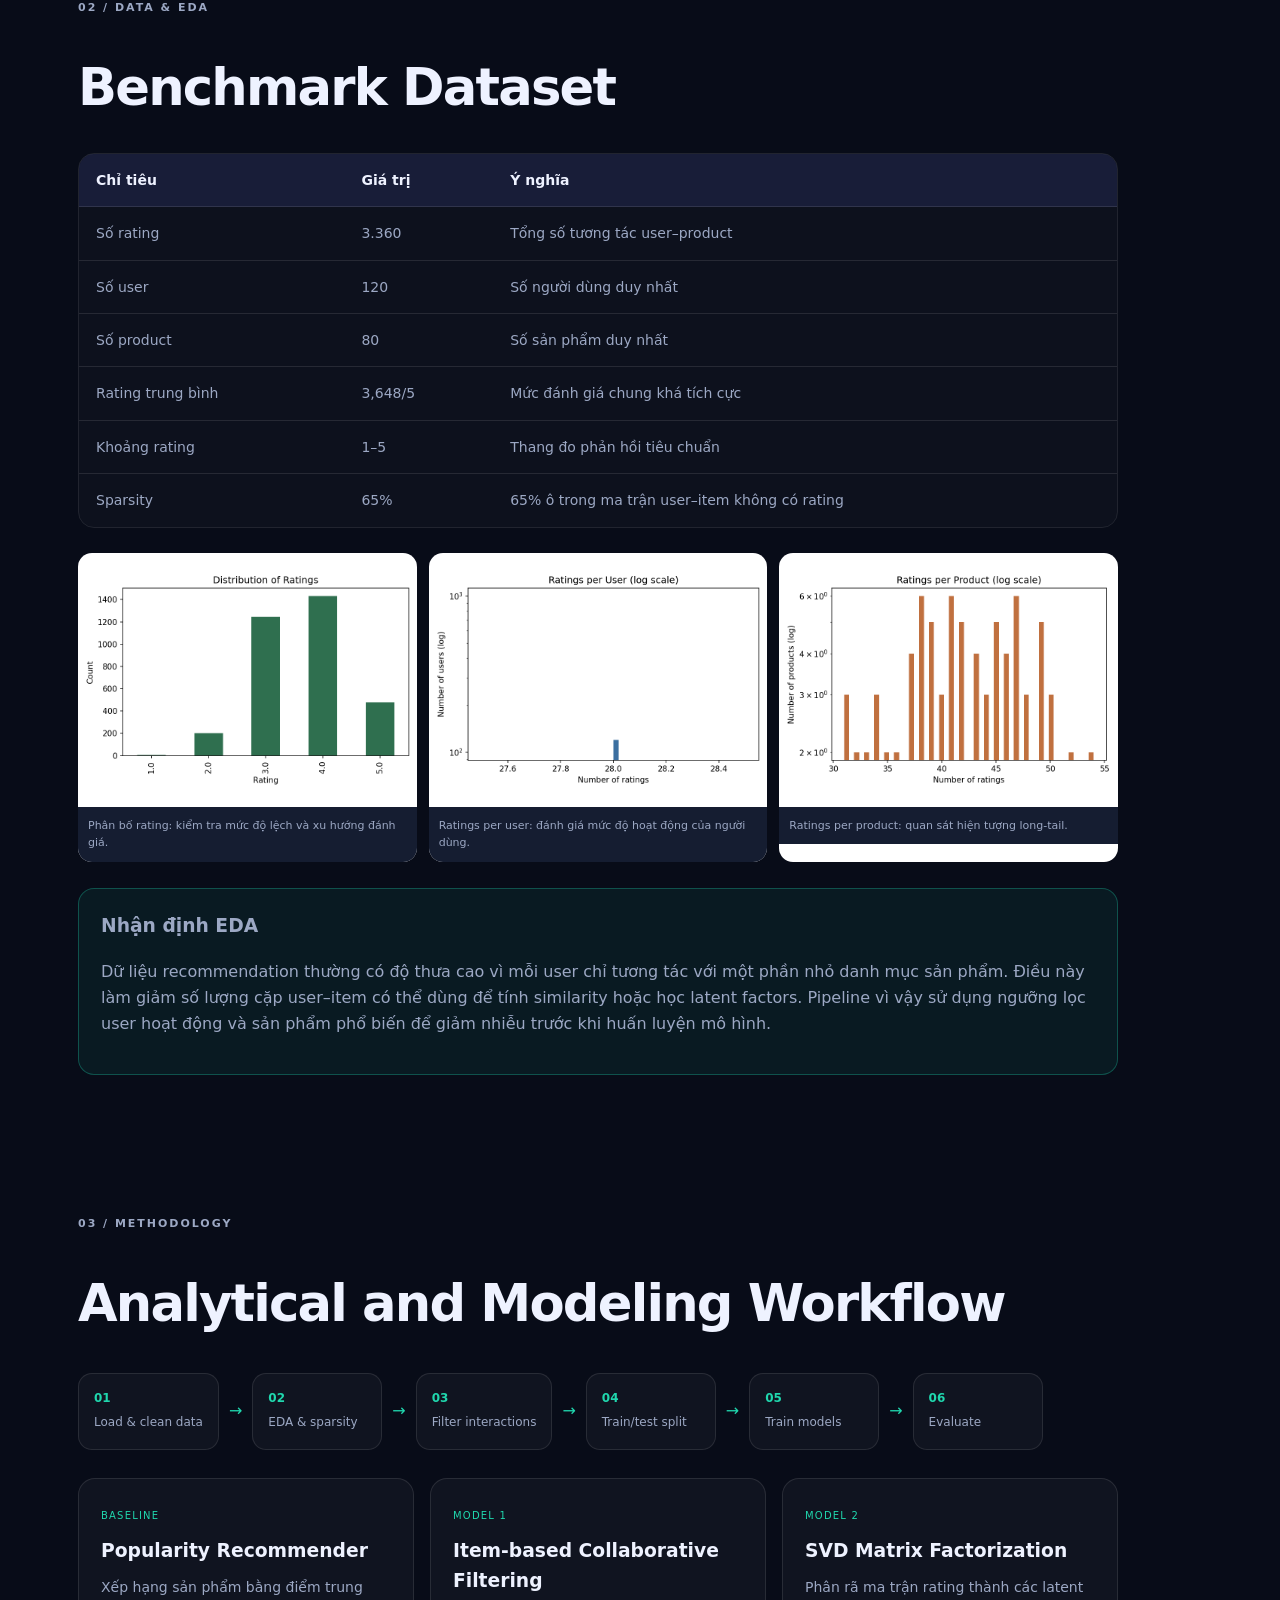
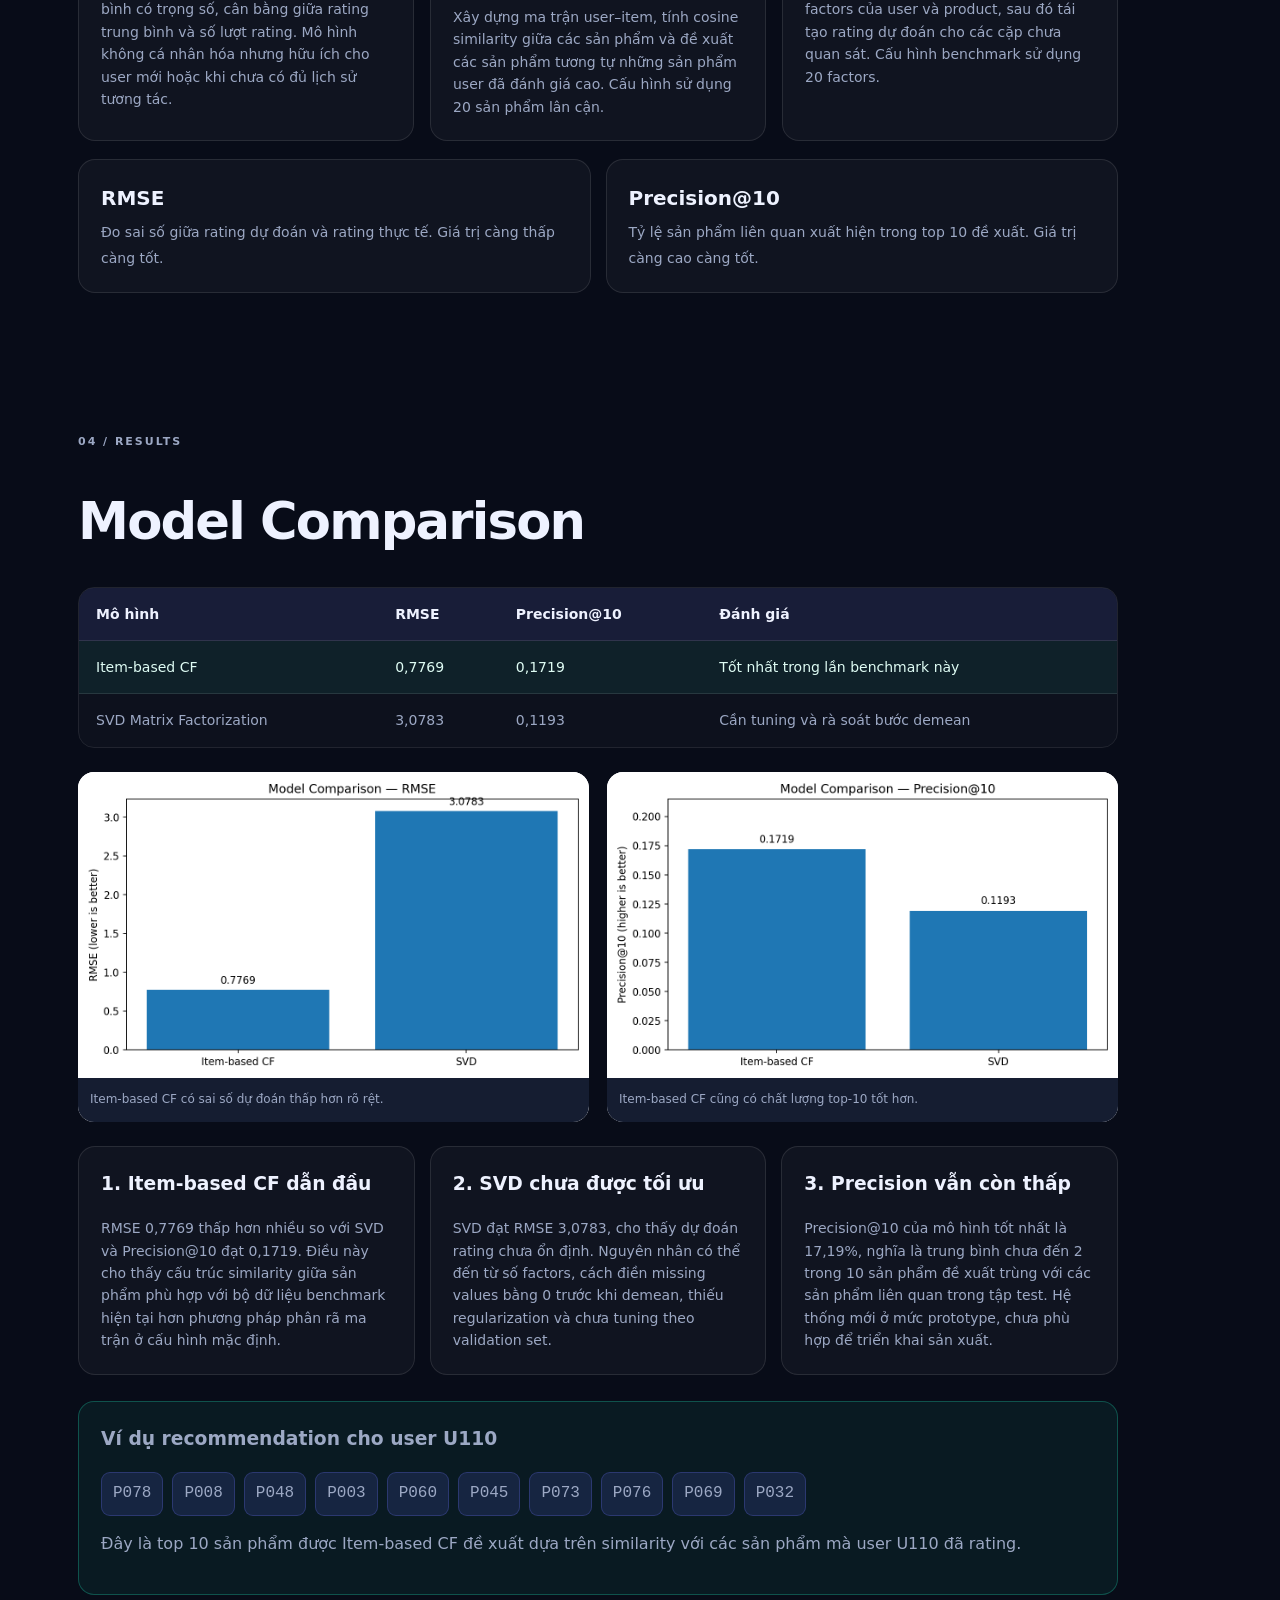
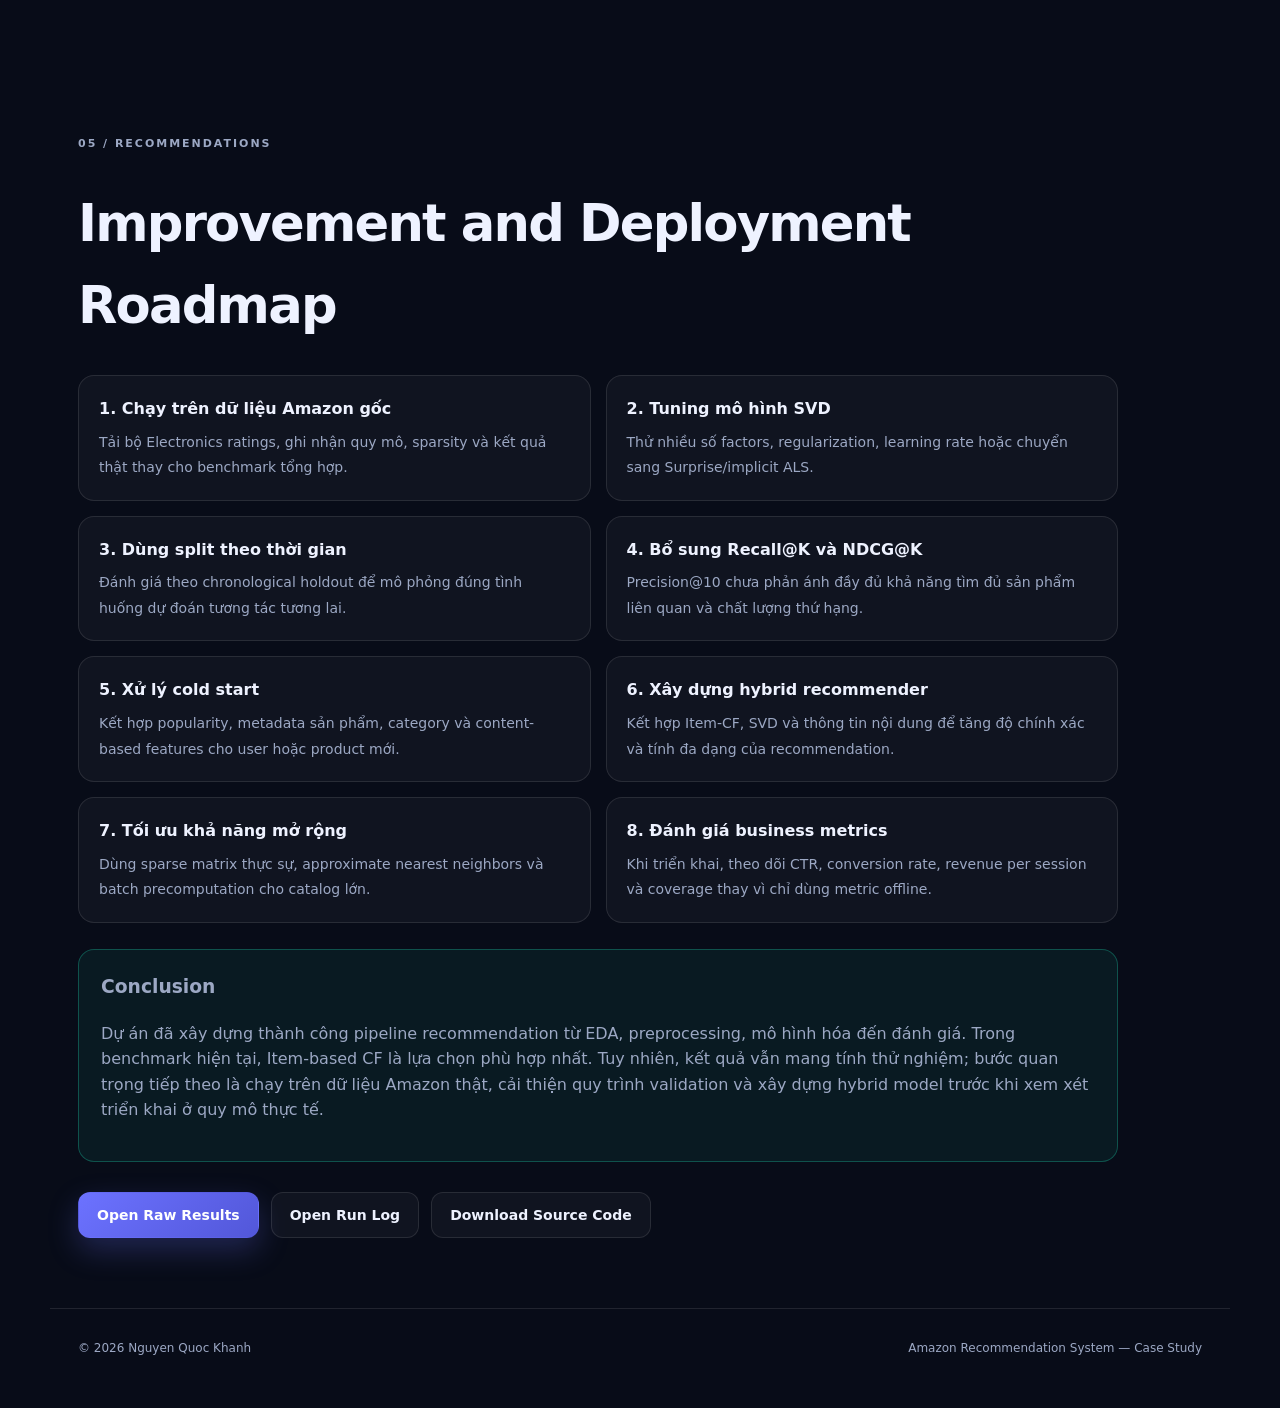
<file: amazon-recommendation-system.html>
<!doctype html>
<html lang="en">
<head>
  <meta charset="utf-8">
  <meta name="viewport" content="width=device-width, initial-scale=1">
  <meta name="description" content="Amazon Recommendation System case study by Nguyen Quoc Khanh.">
  <title>Amazon Recommendation System | Nguyen Quoc Khanh</title>
  <link rel="icon" href="assets/logo.svg" type="image/svg+xml">
  <link rel="stylesheet" href="style.css">
</head>
<body>
  <div class="noise"></div>
  <header class="topbar">
    <a class="brand" href="index.html"><img src="assets/logo.svg" alt=""><span>NQK<span class="dot">.</span></span></a>
    <nav class="nav case-nav">
      <a href="index.html#projects">← Back to Portfolio</a>
      <a href="#objective">Objective</a>
      <a href="#method">Methodology</a>
      <a href="#results">Results</a>
      <a href="#recommendations">Recommendations</a>
    </nav>
  </header>

  <main class="case-page">
    <section class="case-hero section">
      <div>
        <p class="eyebrow">MACHINE LEARNING CASE STUDY</p>
        <h1>Amazon Product<br><span>Recommendation System</span></h1>
        <p class="lead">
          Built and evaluated a product recommendation system using user–product interactions, from exploratory analysis to model comparison and improvement recommendations.
        </p>
        <div class="hero-actions">
          <a class="btn primary" href="#results">View Results</a>
          <a class="btn ghost" href="downloads/amazon_recommendation_system_source.zip" download>Download Source Code</a>
        </div>
      </div>
      <div class="case-summary-card">
        <div><span>Ratings</span><b>3,360</b></div>
        <div><span>Users</span><b>120</b></div>
        <div><span>Products</span><b>80</b></div>
        <div><span>Sparsity</span><b>65%</b></div>
      </div>
    </section>

    <section class="section case-section" id="objective">
      <div class="section-label">01 / CONTEXT & OBJECTIVE</div>
      <div class="case-copy">
        <h2>Business Problem</h2>
        <p>
          Trên một nền tảng thương mại điện tử, người dùng phải lựa chọn giữa rất nhiều sản phẩm.
          Nếu chỉ hiển thị các sản phẩm phổ biến, hệ thống không phản ánh sở thích riêng của từng
          người dùng và dễ làm giảm khả năng khám phá sản phẩm. Vì vậy, dự án đặt mục tiêu xây dựng
          một quy trình gợi ý có thể:
        </p>
        <div class="objective-grid">
          <article><b>1. Cá nhân hóa</b><span>Đề xuất sản phẩm phù hợp dựa trên lịch sử rating của từng user.</span></article>
          <article><b>2. So sánh mô hình</b><span>Đánh giá Item-based CF và SVD bằng RMSE và Precision@10.</span></article>
          <article><b>3. Tái lập</b><span>Tổ chức pipeline có thể chạy lại từ dữ liệu đầu vào đến kết quả cuối cùng.</span></article>
          <article><b>4. Chuyển thành insight</b><span>Diễn giải kết quả và đưa ra khuyến nghị cải thiện mô hình.</span></article>
        </div>

        <div class="scope-note">
          <strong>Phạm vi kiểm thử:</strong> gói source không chứa file Amazon Electronics gốc từ Kaggle,
          vì vậy pipeline được chạy trên một bộ dữ liệu tổng hợp có cấu trúc user–product tương tự để
          kiểm tra khả năng vận hành. Các kết quả dưới đây là benchmark kỹ thuật, không được trình bày
          như kết quả chính thức trên dữ liệu Amazon thật.
        </div>
      </div>
    </section>

    <section class="section case-section" id="data">
      <div class="section-label">02 / DATA & EDA</div>
      <div class="case-copy">
        <h2>Benchmark Dataset</h2>
        <div class="data-table-wrap">
          <table class="case-table">
            <thead><tr><th>Chỉ tiêu</th><th>Giá trị</th><th>Ý nghĩa</th></tr></thead>
            <tbody>
              <tr><td>Số rating</td><td>3.360</td><td>Tổng số tương tác user–product</td></tr>
              <tr><td>Số user</td><td>120</td><td>Số người dùng duy nhất</td></tr>
              <tr><td>Số product</td><td>80</td><td>Số sản phẩm duy nhất</td></tr>
              <tr><td>Rating trung bình</td><td>3,648/5</td><td>Mức đánh giá chung khá tích cực</td></tr>
              <tr><td>Khoảng rating</td><td>1–5</td><td>Thang đo phản hồi tiêu chuẩn</td></tr>
              <tr><td>Sparsity</td><td>65%</td><td>65% ô trong ma trận user–item không có rating</td></tr>
            </tbody>
          </table>
        </div>

        <div class="amazon-gallery detailed-gallery">
          <figure><img src="assets/projects/amazon-recsys/rating_distribution.png" alt="Phân bố rating"><figcaption>Phân bố rating: kiểm tra mức độ lệch và xu hướng đánh giá.</figcaption></figure>
          <figure><img src="assets/projects/amazon-recsys/ratings_per_user.png" alt="Rating theo user"><figcaption>Ratings per user: đánh giá mức độ hoạt động của người dùng.</figcaption></figure>
          <figure><img src="assets/projects/amazon-recsys/ratings_per_product.png" alt="Rating theo product"><figcaption>Ratings per product: quan sát hiện tượng long-tail.</figcaption></figure>
        </div>

        <div class="insight-box">
          <h3>Nhận định EDA</h3>
          <p>
            Dữ liệu recommendation thường có độ thưa cao vì mỗi user chỉ tương tác với một phần nhỏ
            danh mục sản phẩm. Điều này làm giảm số lượng cặp user–item có thể dùng để tính similarity
            hoặc học latent factors. Pipeline vì vậy sử dụng ngưỡng lọc user hoạt động và sản phẩm phổ biến
            để giảm nhiễu trước khi huấn luyện mô hình.
          </p>
        </div>
      </div>
    </section>

    <section class="section case-section" id="method">
      <div class="section-label">03 / METHODOLOGY</div>
      <div class="case-copy">
        <h2>Analytical and Modeling Workflow</h2>
        <div class="method-flow">
          <div><b>01</b><span>Load & clean data</span></div>
          <i>→</i><div><b>02</b><span>EDA & sparsity</span></div>
          <i>→</i><div><b>03</b><span>Filter interactions</span></div>
          <i>→</i><div><b>04</b><span>Train/test split</span></div>
          <i>→</i><div><b>05</b><span>Train models</span></div>
          <i>→</i><div><b>06</b><span>Evaluate</span></div>
        </div>

        <div class="method-cards">
          <article>
            <span>BASELINE</span>
            <h3>Popularity Recommender</h3>
            <p>
              Xếp hạng sản phẩm bằng điểm trung bình có trọng số, cân bằng giữa rating trung bình và số lượt rating.
              Mô hình không cá nhân hóa nhưng hữu ích cho user mới hoặc khi chưa có đủ lịch sử tương tác.
            </p>
          </article>
          <article>
            <span>MODEL 1</span>
            <h3>Item-based Collaborative Filtering</h3>
            <p>
              Xây dựng ma trận user–item, tính cosine similarity giữa các sản phẩm và đề xuất các sản phẩm
              tương tự những sản phẩm user đã đánh giá cao. Cấu hình sử dụng 20 sản phẩm lân cận.
            </p>
          </article>
          <article>
            <span>MODEL 2</span>
            <h3>SVD Matrix Factorization</h3>
            <p>
              Phân rã ma trận rating thành các latent factors của user và product, sau đó tái tạo rating dự đoán
              cho các cặp chưa quan sát. Cấu hình benchmark sử dụng 20 factors.
            </p>
          </article>
        </div>

        <div class="metric-grid">
          <article><b>RMSE</b><span>Đo sai số giữa rating dự đoán và rating thực tế. Giá trị càng thấp càng tốt.</span></article>
          <article><b>Precision@10</b><span>Tỷ lệ sản phẩm liên quan xuất hiện trong top 10 đề xuất. Giá trị càng cao càng tốt.</span></article>
        </div>
      </div>
    </section>

    <section class="section case-section" id="results">
      <div class="section-label">04 / RESULTS</div>
      <div class="case-copy">
        <h2>Model Comparison</h2>
        <div class="data-table-wrap">
          <table class="case-table result-table">
            <thead>
              <tr><th>Mô hình</th><th>RMSE</th><th>Precision@10</th><th>Đánh giá</th></tr>
            </thead>
            <tbody>
              <tr class="best-row"><td>Item-based CF</td><td>0,7769</td><td>0,1719</td><td>Tốt nhất trong lần benchmark này</td></tr>
              <tr><td>SVD Matrix Factorization</td><td>3,0783</td><td>0,1193</td><td>Cần tuning và rà soát bước demean</td></tr>
            </tbody>
          </table>
        </div>

        <div class="comparison-gallery">
          <figure><img src="assets/projects/amazon-recsys/model_comparison_rmse.png" alt="So sánh RMSE"><figcaption>Item-based CF có sai số dự đoán thấp hơn rõ rệt.</figcaption></figure>
          <figure><img src="assets/projects/amazon-recsys/model_comparison_precision.png" alt="So sánh Precision"><figcaption>Item-based CF cũng có chất lượng top-10 tốt hơn.</figcaption></figure>
        </div>

        <div class="results-analysis">
          <article>
            <h3>1. Item-based CF dẫn đầu</h3>
            <p>
              RMSE 0,7769 thấp hơn nhiều so với SVD và Precision@10 đạt 0,1719. Điều này cho thấy
              cấu trúc similarity giữa sản phẩm phù hợp với bộ dữ liệu benchmark hiện tại hơn phương pháp
              phân rã ma trận ở cấu hình mặc định.
            </p>
          </article>
          <article>
            <h3>2. SVD chưa được tối ưu</h3>
            <p>
              SVD đạt RMSE 3,0783, cho thấy dự đoán rating chưa ổn định. Nguyên nhân có thể đến từ số factors,
              cách điền missing values bằng 0 trước khi demean, thiếu regularization và chưa tuning theo validation set.
            </p>
          </article>
          <article>
            <h3>3. Precision vẫn còn thấp</h3>
            <p>
              Precision@10 của mô hình tốt nhất là 17,19%, nghĩa là trung bình chưa đến 2 trong 10 sản phẩm đề xuất
              trùng với các sản phẩm liên quan trong tập test. Hệ thống mới ở mức prototype, chưa phù hợp để triển khai sản xuất.
            </p>
          </article>
        </div>

        <div class="sample-recs">
          <h3>Ví dụ recommendation cho user U110</h3>
          <div class="rec-list">
            <span>P078</span><span>P008</span><span>P048</span><span>P003</span><span>P060</span>
            <span>P045</span><span>P073</span><span>P076</span><span>P069</span><span>P032</span>
          </div>
          <p>
            Đây là top 10 sản phẩm được Item-based CF đề xuất dựa trên similarity với các sản phẩm mà user U110 đã rating.
          </p>
        </div>
      </div>
    </section>

    <section class="section case-section" id="recommendations">
      <div class="section-label">05 / RECOMMENDATIONS</div>
      <div class="case-copy">
        <h2>Improvement and Deployment Roadmap</h2>
        <div class="recommendation-grid">
          <article><b>1. Chạy trên dữ liệu Amazon gốc</b><span>Tải bộ Electronics ratings, ghi nhận quy mô, sparsity và kết quả thật thay cho benchmark tổng hợp.</span></article>
          <article><b>2. Tuning mô hình SVD</b><span>Thử nhiều số factors, regularization, learning rate hoặc chuyển sang Surprise/implicit ALS.</span></article>
          <article><b>3. Dùng split theo thời gian</b><span>Đánh giá theo chronological holdout để mô phỏng đúng tình huống dự đoán tương tác tương lai.</span></article>
          <article><b>4. Bổ sung Recall@K và NDCG@K</b><span>Precision@10 chưa phản ánh đầy đủ khả năng tìm đủ sản phẩm liên quan và chất lượng thứ hạng.</span></article>
          <article><b>5. Xử lý cold start</b><span>Kết hợp popularity, metadata sản phẩm, category và content-based features cho user hoặc product mới.</span></article>
          <article><b>6. Xây dựng hybrid recommender</b><span>Kết hợp Item-CF, SVD và thông tin nội dung để tăng độ chính xác và tính đa dạng của recommendation.</span></article>
          <article><b>7. Tối ưu khả năng mở rộng</b><span>Dùng sparse matrix thực sự, approximate nearest neighbors và batch precomputation cho catalog lớn.</span></article>
          <article><b>8. Đánh giá business metrics</b><span>Khi triển khai, theo dõi CTR, conversion rate, revenue per session và coverage thay vì chỉ dùng metric offline.</span></article>
        </div>

        <div class="conclusion-card">
          <h3>Conclusion</h3>
          <p>
            Dự án đã xây dựng thành công pipeline recommendation từ EDA, preprocessing, mô hình hóa đến đánh giá.
            Trong benchmark hiện tại, Item-based CF là lựa chọn phù hợp nhất. Tuy nhiên, kết quả vẫn mang tính thử nghiệm;
            bước quan trọng tiếp theo là chạy trên dữ liệu Amazon thật, cải thiện quy trình validation và xây dựng hybrid model
            trước khi xem xét triển khai ở quy mô thực tế.
          </p>
        </div>

        <div class="project-actions">
          <a class="btn primary" href="downloads/amazon_synthetic_benchmark_results.txt" target="_blank">Open Raw Results</a>
          <a class="btn ghost" href="downloads/amazon_synthetic_benchmark_run_log.txt" target="_blank">Open Run Log</a>
          <a class="btn ghost" href="downloads/amazon_recommendation_system_source.zip" download>Download Source Code</a>
        </div>
      </div>
    </section>
  </main>

  <footer><span>© 2026 Nguyen Quoc Khanh</span><span>Amazon Recommendation System — Case Study</span></footer>
</body>
</html>
</file>
<file: style.css>
:root{
  --bg:#080c18; --panel:#101728; --panel2:#151d31; --text:#eef2ff; --muted:#9ca8c4;
  --accent:#6c72ff; --accent2:#20d7ae; --line:rgba(255,255,255,.10); --shadow:0 25px 70px rgba(0,0,0,.35);
}
*{box-sizing:border-box}
html{scroll-behavior:smooth}
body{margin:0;background:var(--bg);color:var(--text);font-family:Inter,ui-sans-serif,system-ui,-apple-system,Segoe UI,Arial,sans-serif;line-height:1.6}
body::before{content:"";position:fixed;inset:0;background:
radial-gradient(circle at 12% 10%,rgba(108,114,255,.18),transparent 30%),
radial-gradient(circle at 88% 28%,rgba(32,215,174,.10),transparent 28%);
pointer-events:none;z-index:-2}
.noise{position:fixed;inset:0;opacity:.025;pointer-events:none;z-index:-1;background-image:url("data:image/svg+xml,%3Csvg viewBox='0 0 180 180' xmlns='http://www.w3.org/2000/svg'%3E%3Cfilter id='n'%3E%3CfeTurbulence type='fractalNoise' baseFrequency='.9' numOctaves='4' stitchTiles='stitch'/%3E%3C/filter%3E%3Crect width='100%25' height='100%25' filter='url(%23n)' opacity='.8'/%3E%3C/svg%3E")}
a{color:inherit;text-decoration:none}
.topbar{position:sticky;top:0;z-index:20;height:76px;display:flex;align-items:center;justify-content:space-between;padding:0 max(5vw,24px);backdrop-filter:blur(18px);background:rgba(8,12,24,.72);border-bottom:1px solid var(--line)}
.brand{display:flex;align-items:center;gap:10px;font-size:22px;font-weight:800;letter-spacing:.5px}
.brand img{width:38px;height:38px}.dot{color:var(--accent2)}
.nav{display:flex;gap:28px}.nav a{font-size:14px;color:var(--muted);transition:.2s}.nav a:hover{color:#fff}
.menu-btn{display:none;background:none;border:0;color:white;font-size:24px}
.section{max-width:1180px;margin:auto;padding:110px 28px}
.hero{min-height:calc(100vh - 76px);display:grid;grid-template-columns:1.05fr .95fr;gap:70px;align-items:center}
.eyebrow{font-size:12px;letter-spacing:.18em;color:var(--accent2);font-weight:800}
h1,h2,h3,p{margin-top:0}
h1{font-size:clamp(48px,6vw,82px);line-height:1.02;letter-spacing:-.055em;margin:18px 0 26px}
h1 span{background:linear-gradient(90deg,var(--accent),var(--accent2));-webkit-background-clip:text;background-clip:text;color:transparent}
.lead{max-width:650px;color:var(--muted);font-size:18px}
.hero-actions,.project-actions{display:flex;gap:12px;flex-wrap:wrap;margin-top:30px}
.btn{display:inline-flex;align-items:center;justify-content:center;min-height:46px;padding:0 18px;border-radius:12px;border:1px solid var(--line);font-weight:750;font-size:14px;cursor:pointer}
.btn.primary{background:linear-gradient(135deg,var(--accent),#5257d9);border-color:transparent;color:white;box-shadow:0 12px 30px rgba(108,114,255,.25)}
.btn.ghost{background:rgba(255,255,255,.035)}
.mini-stats{display:flex;gap:30px;margin-top:45px}.mini-stats div{display:flex;flex-direction:column}.mini-stats b{font-size:15px}.mini-stats span{font-size:12px;color:var(--muted)}
.dashboard-card{background:linear-gradient(145deg,rgba(22,30,51,.96),rgba(12,18,33,.96));border:1px solid var(--line);border-radius:24px;padding:22px;box-shadow:var(--shadow);transform:perspective(1200px) rotateY(-4deg) rotateX(2deg)}
.dash-top{display:flex;justify-content:space-between;color:var(--muted);font-size:10px;letter-spacing:.12em}.live{color:var(--accent2)}
.kpi-grid{display:grid;grid-template-columns:repeat(2,1fr);gap:12px;margin:22px 0}
.kpi{background:rgba(255,255,255,.035);border:1px solid var(--line);border-radius:15px;padding:15px}.kpi span,.kpi small{display:block;color:var(--muted);font-size:11px}.kpi b{display:block;font-size:27px;margin:5px 0}
.mock-chart{background:rgba(4,8,18,.55);border:1px solid var(--line);padding:16px;border-radius:15px}.chart-title{font-size:12px;color:var(--muted)}
.bars{height:150px;display:flex;align-items:flex-end;gap:12px;padding:15px 6px 0;border-bottom:1px solid var(--line)}
.bars i{flex:1;height:var(--h);border-radius:6px 6px 2px 2px;background:linear-gradient(180deg,var(--accent2),var(--accent))}
.axis{display:flex;justify-content:space-between;font-size:9px;color:var(--muted);padding-top:8px}
.split{display:grid;grid-template-columns:190px 1fr;gap:50px}.section-label{font-size:11px;letter-spacing:.18em;color:var(--muted);font-weight:700;margin-bottom:30px}
.about-content h2,.featured-project h2,.contact-card h2{font-size:clamp(34px,4vw,58px);line-height:1.05;letter-spacing:-.04em}
.about-content>p{max-width:800px;color:var(--muted);font-size:18px}
.about-grid{display:grid;grid-template-columns:repeat(3,1fr);gap:18px;margin-top:38px}.about-grid article,.skill-panel,.other-projects article{background:rgba(255,255,255,.035);border:1px solid var(--line);border-radius:18px;padding:22px}.about-grid b{display:block;margin-bottom:8px}.about-grid span{color:var(--muted);font-size:14px}
.skills-grid{display:grid;grid-template-columns:repeat(3,1fr);gap:18px}.skill-panel h3{margin-bottom:18px}.chips{display:flex;flex-wrap:wrap;gap:9px}.chips span,.project-tags span{font-size:12px;color:#cbd3e9;background:rgba(108,114,255,.12);border:1px solid rgba(108,114,255,.25);padding:7px 10px;border-radius:999px}
.featured-project{display:grid;grid-template-columns:1.2fr .8fr;gap:48px;background:linear-gradient(145deg,rgba(25,34,57,.9),rgba(13,19,34,.9));border:1px solid var(--line);border-radius:26px;padding:40px}
.project-intro>p:not(.eyebrow){color:var(--muted);max-width:700px}.project-tags{display:flex;flex-wrap:wrap;gap:8px;margin-top:22px}
.project-metrics{display:grid;grid-template-columns:1fr 1fr;gap:12px;align-content:center}.project-metrics div{border:1px solid var(--line);border-radius:16px;padding:20px;background:rgba(255,255,255,.03)}.project-metrics b{display:block;font-size:30px}.project-metrics span{font-size:12px;color:var(--muted)}
.gallery{display:grid;grid-template-columns:repeat(2,1fr);gap:18px;margin-top:25px}.gallery figure{margin:0;background:#fff;border-radius:18px;overflow:hidden;border:1px solid var(--line)}.gallery img{display:block;width:100%;aspect-ratio:16/9;object-fit:contain;background:white}.gallery figcaption{background:var(--panel);padding:13px 16px;font-size:12px;color:var(--muted)}
.other-projects{display:grid;grid-template-columns:repeat(3,1fr);gap:18px;margin-top:25px}.other-projects span{font-size:10px;color:var(--accent2);letter-spacing:.12em}.other-projects h3{font-size:19px;margin:12px 0}.other-projects p{color:var(--muted);font-size:14px;margin:0}
.contact-card{display:grid;grid-template-columns:1.2fr .8fr;gap:40px;padding:45px;border-radius:26px;border:1px solid var(--line);background:linear-gradient(135deg,rgba(108,114,255,.13),rgba(32,215,174,.07))}.contact-card p{color:var(--muted)}.contact-links{display:flex;flex-direction:column;justify-content:center;gap:14px}.contact-links a{padding:13px 0;border-bottom:1px solid var(--line)}
footer{max-width:1180px;margin:auto;padding:30px 28px 50px;border-top:1px solid var(--line);display:flex;justify-content:space-between;color:var(--muted);font-size:12px}
dialog{width:min(900px,92vw);max-height:88vh;padding:0;border:1px solid var(--line);border-radius:24px;background:var(--panel);color:var(--text);box-shadow:var(--shadow)}dialog::backdrop{background:rgba(0,0,0,.72);backdrop-filter:blur(7px)}.modal-body{padding:38px;overflow:auto}.modal-close{position:absolute;right:17px;top:12px;width:38px;height:38px;border:0;border-radius:50%;background:rgba(255,255,255,.08);color:white;font-size:24px;cursor:pointer}.case-grid{display:grid;grid-template-columns:1fr 1fr;gap:14px}.case-grid section{padding:18px;background:rgba(255,255,255,.035);border:1px solid var(--line);border-radius:14px}.case-grid p,.case-grid li{color:var(--muted);font-size:14px}.download-list{display:flex;flex-direction:column;gap:8px}.download-list a{color:var(--accent2)}.modal-chart{width:100%;margin-top:18px;border-radius:14px;background:white}
.reveal{opacity:0;transform:translateY(18px);transition:.7s ease}.reveal.visible{opacity:1;transform:none}
@media(max-width:900px){
 .nav{position:absolute;top:76px;left:0;right:0;display:none;flex-direction:column;padding:20px 28px;background:var(--panel);border-bottom:1px solid var(--line)}.nav.open{display:flex}.menu-btn{display:block}
 .hero,.featured-project,.contact-card,.split{grid-template-columns:1fr}.hero{padding-top:70px}.dashboard-card{transform:none}.section{padding:80px 22px}.section-label{margin-bottom:10px}
 .about-grid,.skills-grid,.other-projects{grid-template-columns:1fr}.gallery{grid-template-columns:1fr}.project-metrics{grid-template-columns:repeat(2,1fr)}
}
@media(max-width:560px){
 h1{font-size:46px}.mini-stats{gap:16px;flex-wrap:wrap}.featured-project,.contact-card{padding:25px}.project-metrics,.case-grid{grid-template-columns:1fr}.kpi-grid{grid-template-columns:1fr 1fr}footer{flex-direction:column;gap:8px}
}

.amazon-card{margin-top:26px}
.pipeline{display:flex;align-items:center;justify-content:center;gap:10px;flex-wrap:wrap;align-content:center}
.pipeline div{min-width:92px;text-align:center;padding:14px 12px;border-radius:14px;background:rgba(255,255,255,.04);border:1px solid var(--line);font-size:12px;font-weight:750}
.pipeline span{color:var(--accent2);font-weight:900}
.timeline{display:grid;grid-template-columns:repeat(3,1fr);gap:18px}
.timeline article{padding:24px;border:1px solid var(--line);border-radius:18px;background:rgba(255,255,255,.035)}
.timeline span{font-size:10px;letter-spacing:.14em;color:var(--accent2)}
.timeline h3{margin:12px 0 8px}.timeline p{margin:0;color:var(--muted);font-size:14px}
.modal-pipeline{margin-top:20px}
code{font-family:ui-monospace,SFMono-Regular,Consolas,monospace;color:#cbd3e9}
@media(max-width:900px){.timeline{grid-template-columns:1fr}.pipeline{justify-content:flex-start}}

.hero-contact{display:flex;gap:16px;flex-wrap:wrap;margin-top:18px;font-size:12px;color:var(--muted)}
.hero-contact a{border-bottom:1px solid transparent}.hero-contact a:hover{color:#fff;border-color:var(--accent2)}
.data-note{font-size:12px!important;border-left:3px solid var(--accent2);padding-left:12px;margin-top:20px!important}
.benchmark-grid{display:grid;grid-template-columns:repeat(2,1fr);gap:14px;margin:22px 0}
.benchmark-card{padding:22px;border:1px solid var(--line);border-radius:18px;background:rgba(255,255,255,.035)}
.benchmark-card.winner{background:linear-gradient(135deg,rgba(32,215,174,.12),rgba(108,114,255,.10));border-color:rgba(32,215,174,.35)}
.benchmark-card span{display:block;font-size:10px;letter-spacing:.12em;color:var(--accent2)}
.benchmark-card b,.benchmark-card strong{display:inline-block;font-size:30px;margin:10px 8px 0 0}
.benchmark-card small{color:var(--muted);margin-right:14px}
.modal-lead{color:var(--muted);font-size:16px;max-width:760px}
.amazon-gallery{display:grid;grid-template-columns:repeat(3,1fr);gap:12px;margin-top:18px}
.amazon-gallery figure{margin:0;background:white;border-radius:14px;overflow:hidden}
.amazon-gallery img{display:block;width:100%;aspect-ratio:4/3;object-fit:contain}
.amazon-gallery figcaption{background:var(--panel2);padding:10px;color:var(--muted);font-size:11px}
.result-downloads{flex-direction:row!important;flex-wrap:wrap;margin-top:20px}
.result-downloads a{padding:10px 14px;border:1px solid var(--line);border-radius:10px}
@media(max-width:760px){.benchmark-grid,.amazon-gallery{grid-template-columns:1fr}}

.case-page{min-height:100vh}
.case-hero{display:grid;grid-template-columns:1.15fr .85fr;gap:55px;align-items:center;padding-top:90px}
.case-summary-card{display:grid;grid-template-columns:1fr 1fr;gap:14px;padding:24px;border:1px solid var(--line);border-radius:24px;background:linear-gradient(145deg,rgba(25,34,57,.9),rgba(13,19,34,.9));box-shadow:var(--shadow)}
.case-summary-card div{padding:20px;border-radius:16px;background:rgba(255,255,255,.035);border:1px solid var(--line)}
.case-summary-card span{display:block;color:var(--muted);font-size:12px}
.case-summary-card b{display:block;font-size:34px;margin-top:5px}
.case-section{padding-top:70px;padding-bottom:70px}
.case-copy{max-width:1040px}
.case-copy>h2{font-size:clamp(34px,4vw,54px);letter-spacing:-.035em;margin-bottom:24px}
.case-copy>p{font-size:17px;color:var(--muted);max-width:900px}
.objective-grid,.recommendation-grid{display:grid;grid-template-columns:repeat(2,1fr);gap:15px;margin-top:28px}
.objective-grid article,.recommendation-grid article{padding:20px;border:1px solid var(--line);border-radius:16px;background:rgba(255,255,255,.035)}
.objective-grid b,.recommendation-grid b{display:block;margin-bottom:7px}
.objective-grid span,.recommendation-grid span{color:var(--muted);font-size:14px}
.scope-note,.insight-box,.conclusion-card,.sample-recs{margin-top:26px;padding:22px;border-radius:16px;border:1px solid rgba(32,215,174,.3);background:rgba(32,215,174,.07);color:var(--muted)}
.scope-note strong{color:var(--text)}
.data-table-wrap{overflow-x:auto;border:1px solid var(--line);border-radius:16px}
.case-table{width:100%;border-collapse:collapse;background:rgba(255,255,255,.025)}
.case-table th,.case-table td{padding:15px 17px;text-align:left;border-bottom:1px solid var(--line);font-size:14px}
.case-table th{color:var(--text);background:rgba(108,114,255,.12)}
.case-table td{color:var(--muted)}
.case-table tr:last-child td{border-bottom:0}
.best-row td{background:rgba(32,215,174,.08);color:#dffcf4}
.detailed-gallery{margin-top:25px}
.method-flow{display:flex;align-items:center;gap:10px;flex-wrap:wrap;margin:28px 0}
.method-flow div{padding:15px;border-radius:14px;background:rgba(255,255,255,.035);border:1px solid var(--line);min-width:130px}
.method-flow b{display:block;color:var(--accent2);font-size:12px}
.method-flow span{font-size:12px;color:var(--muted)}
.method-flow i{font-style:normal;color:var(--accent2)}
.method-cards{display:grid;grid-template-columns:repeat(3,1fr);gap:16px}
.method-cards article,.metric-grid article,.results-analysis article{padding:22px;border:1px solid var(--line);border-radius:17px;background:rgba(255,255,255,.035)}
.method-cards article>span{font-size:10px;letter-spacing:.12em;color:var(--accent2)}
.method-cards h3{margin:10px 0}
.method-cards p,.results-analysis p{font-size:14px;color:var(--muted);margin:0}
.metric-grid{display:grid;grid-template-columns:repeat(2,1fr);gap:15px;margin-top:18px}
.metric-grid b{display:block;font-size:20px;margin-bottom:5px}
.metric-grid span{color:var(--muted);font-size:14px}
.comparison-gallery{display:grid;grid-template-columns:repeat(2,1fr);gap:18px;margin:24px 0}
.comparison-gallery figure{margin:0;background:white;border-radius:16px;overflow:hidden}
.comparison-gallery img{width:100%;display:block}
.comparison-gallery figcaption{padding:12px;background:var(--panel2);font-size:12px;color:var(--muted)}
.results-analysis{display:grid;grid-template-columns:repeat(3,1fr);gap:15px}
.rec-list{display:flex;gap:9px;flex-wrap:wrap;margin:15px 0}
.rec-list span{padding:8px 11px;border-radius:9px;background:rgba(108,114,255,.14);border:1px solid rgba(108,114,255,.25);font-family:ui-monospace,monospace}
.case-nav{gap:18px}
@media(max-width:900px){
 .case-hero{grid-template-columns:1fr}
 .objective-grid,.recommendation-grid,.method-cards,.results-analysis{grid-template-columns:1fr}
 .comparison-gallery,.metric-grid{grid-template-columns:1fr}
 .case-nav a:not(:first-child){display:none}
}
@media(max-width:560px){.case-summary-card{grid-template-columns:1fr 1fr}.case-table th,.case-table td{padding:12px;font-size:12px}}

.airline-card{margin-top:26px}
</file>
